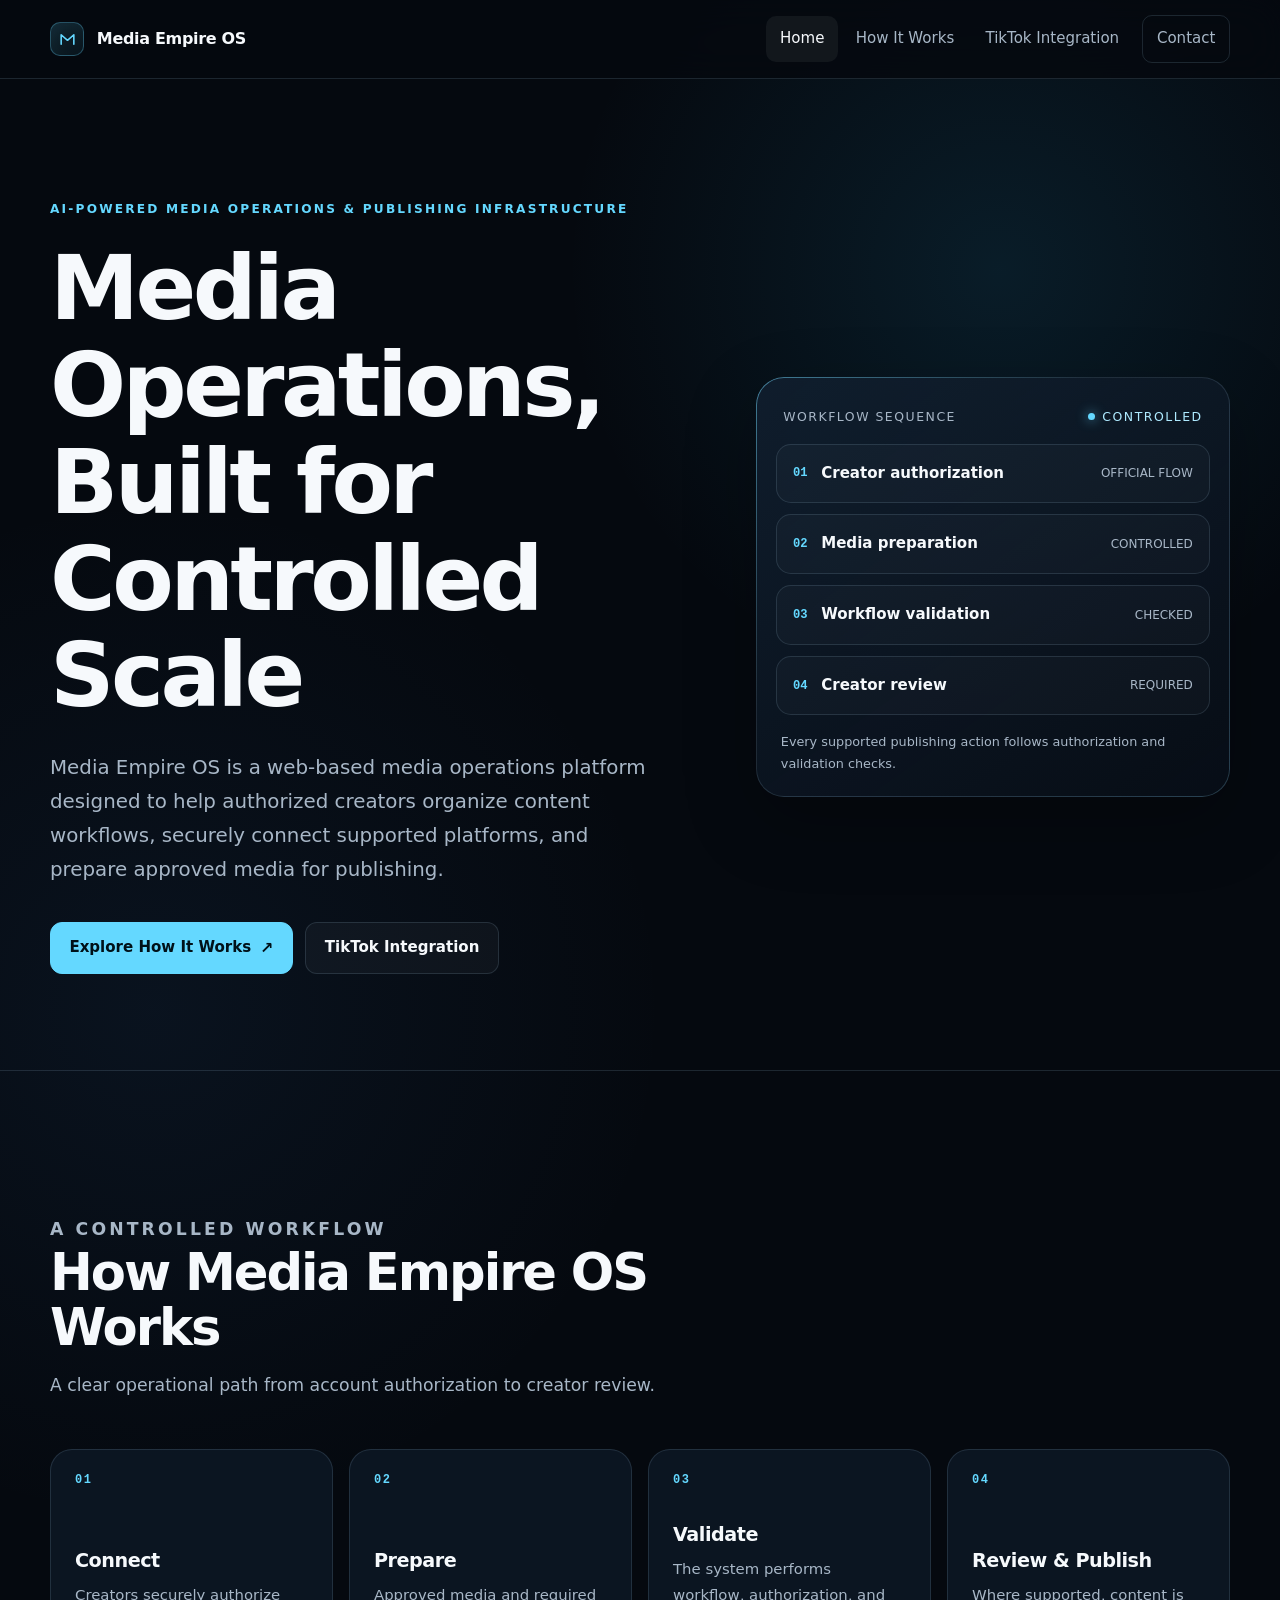
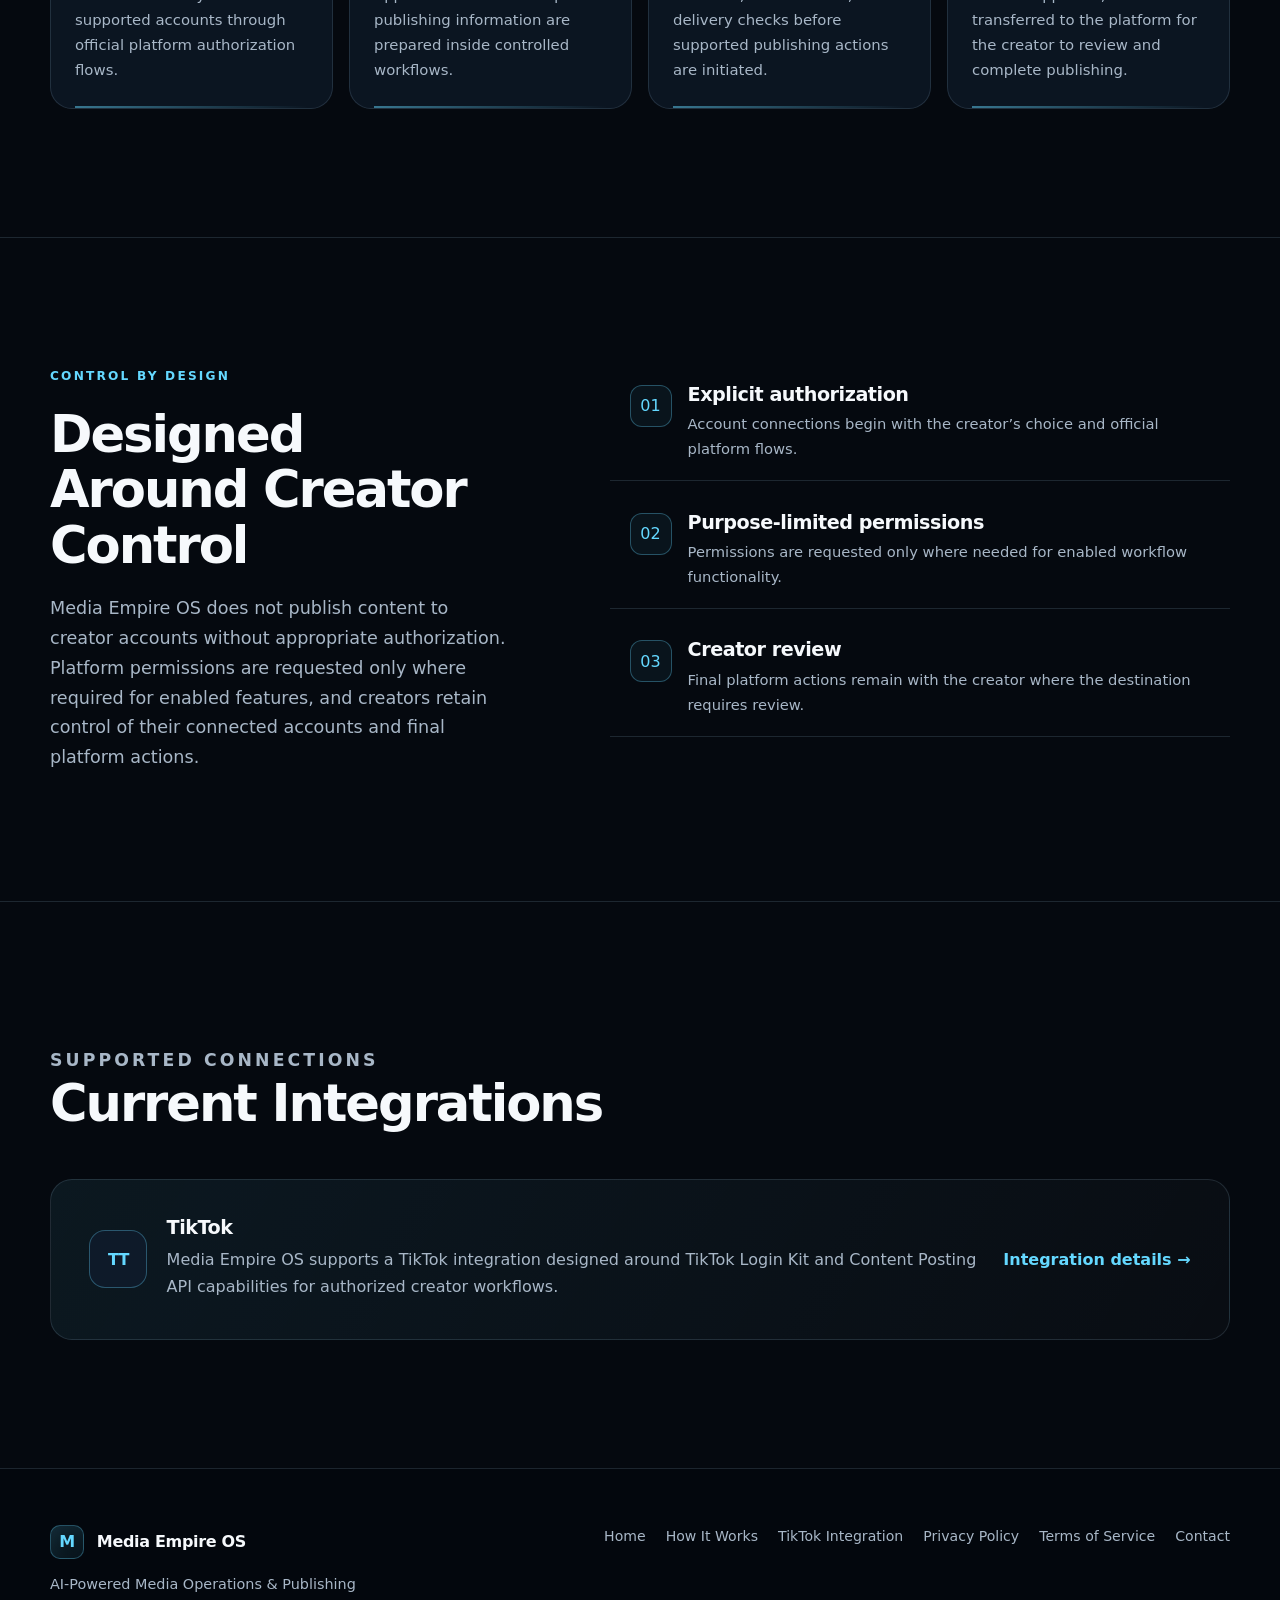
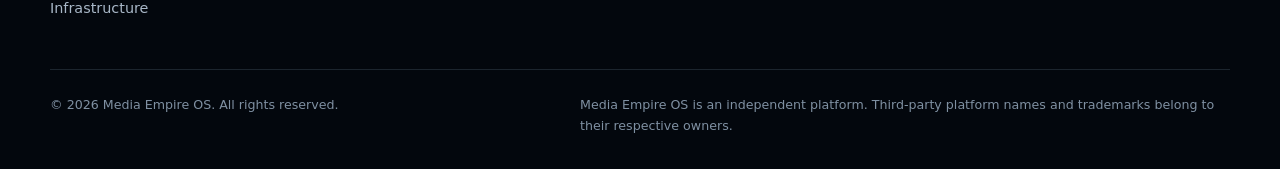
<file: index.html>
<!doctype html>
<html lang="en">
<head>
  <meta charset="utf-8">
  <meta name="viewport" content="width=device-width, initial-scale=1">
  <title>Media Empire OS — Media Operations & Publishing Infrastructure</title>
  <meta name="description" content="Media Empire OS helps authorized creators organize media workflows, connect supported platforms securely, and prepare creator-approved content for publishing.">
  <meta name="theme-color" content="#05090f">
  <link rel="icon" type="image/svg+xml" href="data:image/svg+xml,%3Csvg xmlns='http://www.w3.org/2000/svg' viewBox='0 0 64 64'%3E%3Crect width='64' height='64' rx='15' fill='%2305090f'/%3E%3Cpath d='M18 43V21l14 13 14-13v22' fill='none' stroke='%2364d8ff' stroke-width='5' stroke-linecap='round' stroke-linejoin='round'/%3E%3C/svg%3E">
  <link rel="stylesheet" href="/assets/styles.css">
  <script defer src="/assets/site.js"></script>
</head>
<body>
  <a class="skip-link" href="#main">Skip to content</a>
  <header class="site-header">
    <div class="shell nav-wrap">
      <a class="brand" href="/" aria-label="Media Empire OS home"><span class="brand-mark" aria-hidden="true"><svg viewBox="0 0 24 24" fill="none"><path d="M4 18V6l8 7 8-7v12" stroke="currentColor" stroke-width="2" stroke-linecap="round" stroke-linejoin="round"/></svg></span><span>Media Empire OS</span></a>
      <button class="menu-toggle" type="button" aria-expanded="false" aria-controls="primary-nav" aria-label="Toggle navigation"><span aria-hidden="true">☰</span></button>
      <nav class="nav-links" id="primary-nav" aria-label="Primary navigation">
        <a href="/" aria-current="page">Home</a><a href="/about/">How It Works</a><a href="/tiktok-integration/">TikTok Integration</a><a class="nav-contact" href="/contact/">Contact</a>
      </nav>
    </div>
  </header>
  <main id="main">
    <section class="hero">
      <div class="shell hero-grid">
        <div>
          <p class="eyebrow">AI-Powered Media Operations &amp; Publishing Infrastructure</p>
          <h1>Media Operations, Built for Controlled Scale</h1>
          <p class="lede">Media Empire OS is a web-based media operations platform designed to help authorized creators organize content workflows, securely connect supported platforms, and prepare approved media for publishing.</p>
          <div class="actions"><a class="button button-primary" href="/about/">Explore How It Works <span class="arrow" aria-hidden="true">↗</span></a><a class="button button-secondary" href="/tiktok-integration/">TikTok Integration</a></div>
        </div>
        <div class="system-panel" aria-label="Controlled media workflow overview">
          <div class="panel-top"><span>Workflow sequence</span><span class="signal"><span class="signal-dot"></span> Controlled</span></div>
          <div class="flow-list">
            <div class="flow-item"><span class="flow-number">01</span><span class="flow-label">Creator authorization</span><span class="flow-meta">OFFICIAL FLOW</span></div>
            <div class="flow-item"><span class="flow-number">02</span><span class="flow-label">Media preparation</span><span class="flow-meta">CONTROLLED</span></div>
            <div class="flow-item"><span class="flow-number">03</span><span class="flow-label">Workflow validation</span><span class="flow-meta">CHECKED</span></div>
            <div class="flow-item"><span class="flow-number">04</span><span class="flow-label">Creator review</span><span class="flow-meta">REQUIRED</span></div>
          </div>
          <p class="panel-note">Every supported publishing action follows authorization and validation checks.</p>
        </div>
      </div>
    </section>
    <section class="section section-rule" id="how-it-works">
      <div class="shell">
        <div class="section-head reveal"><p class="eyebrow">A controlled workflow</p><h2>How Media Empire OS Works</h2><p>A clear operational path from account authorization to creator review.</p></div>
        <div class="step-grid">
          <article class="step-card reveal"><h3>Connect</h3><p>Creators securely authorize supported accounts through official platform authorization flows.</p></article>
          <article class="step-card reveal"><h3>Prepare</h3><p>Approved media and required publishing information are prepared inside controlled workflows.</p></article>
          <article class="step-card reveal"><h3>Validate</h3><p>The system performs workflow, authorization, and delivery checks before supported publishing actions are initiated.</p></article>
          <article class="step-card reveal"><h3>Review &amp; Publish</h3><p>Where supported, content is transferred to the platform for the creator to review and complete publishing.</p></article>
        </div>
      </div>
    </section>
    <section class="section section-rule">
      <div class="shell split-feature">
        <div class="reveal"><p class="eyebrow">Control by design</p><h2>Designed Around Creator Control</h2><p class="feature-copy">Media Empire OS does not publish content to creator accounts without appropriate authorization. Platform permissions are requested only where required for enabled features, and creators retain control of their connected accounts and final platform actions.</p></div>
        <div class="control-list reveal">
          <div class="control-row"><span class="control-icon" aria-hidden="true">01</span><div><h3>Explicit authorization</h3><p>Account connections begin with the creator’s choice and official platform flows.</p></div></div>
          <div class="control-row"><span class="control-icon" aria-hidden="true">02</span><div><h3>Purpose-limited permissions</h3><p>Permissions are requested only where needed for enabled workflow functionality.</p></div></div>
          <div class="control-row"><span class="control-icon" aria-hidden="true">03</span><div><h3>Creator review</h3><p>Final platform actions remain with the creator where the destination requires review.</p></div></div>
        </div>
      </div>
    </section>
    <section class="section section-rule">
      <div class="shell">
        <div class="section-head reveal"><p class="eyebrow">Supported connections</p><h2>Current Integrations</h2></div>
        <article class="integration-card reveal"><div class="integration-glyph" aria-hidden="true">TT</div><div><h3>TikTok</h3><p>Media Empire OS supports a TikTok integration designed around TikTok Login Kit and Content Posting API capabilities for authorized creator workflows.</p></div><a class="text-link" href="/tiktok-integration/">Integration details →</a></article>
      </div>
    </section>
  </main>
  <footer class="site-footer">
    <div class="shell"><div class="footer-top"><div><a class="brand" href="/"><span class="brand-mark" aria-hidden="true">M</span><span>Media Empire OS</span></a><p class="footer-tagline">AI-Powered Media Operations &amp; Publishing Infrastructure</p></div><nav class="footer-links" aria-label="Footer navigation"><a href="/">Home</a><a href="/about/">How It Works</a><a href="/tiktok-integration/">TikTok Integration</a><a href="/privacy-policy/">Privacy Policy</a><a href="/terms-of-service/">Terms of Service</a><a href="/contact/">Contact</a></nav></div><div class="footer-bottom"><p>© 2026 Media Empire OS. All rights reserved.</p><p>Media Empire OS is an independent platform. Third-party platform names and trademarks belong to their respective owners.</p></div></div>
  </footer>
</body>
</html>
</file>
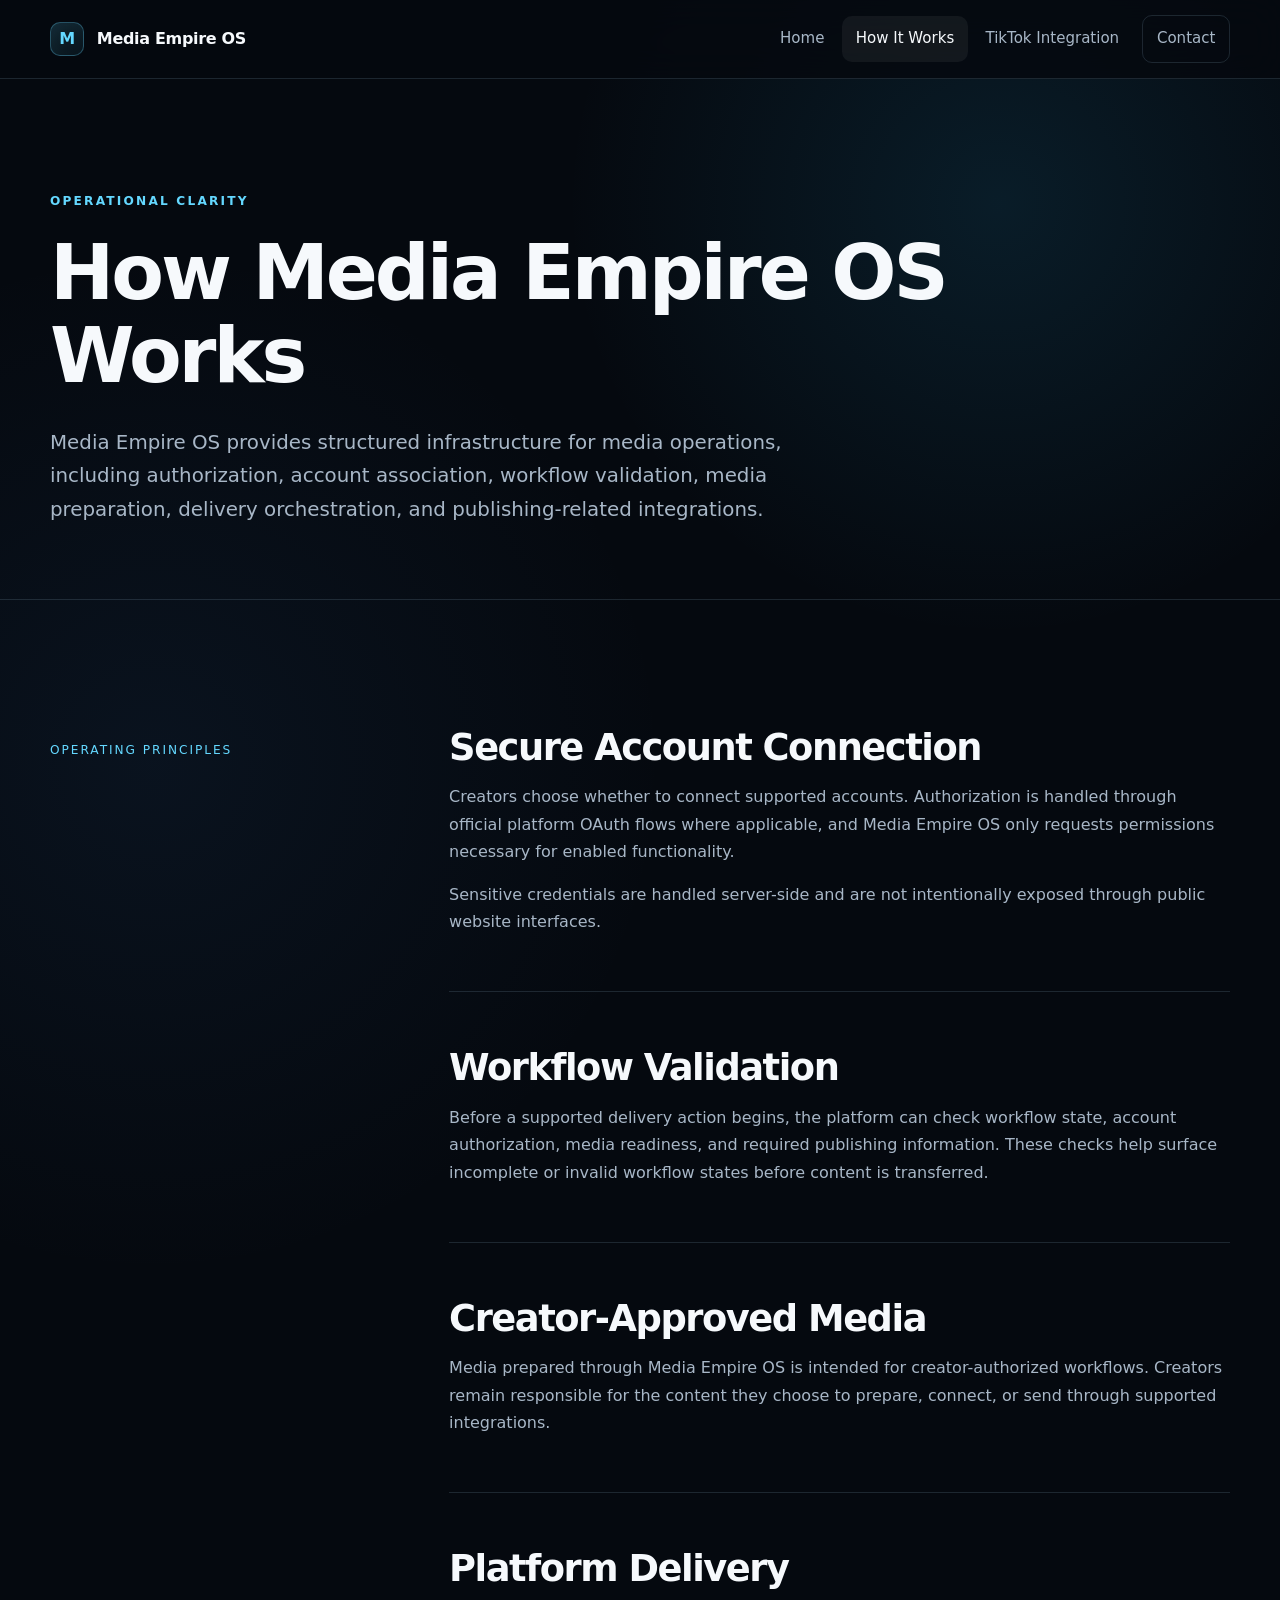
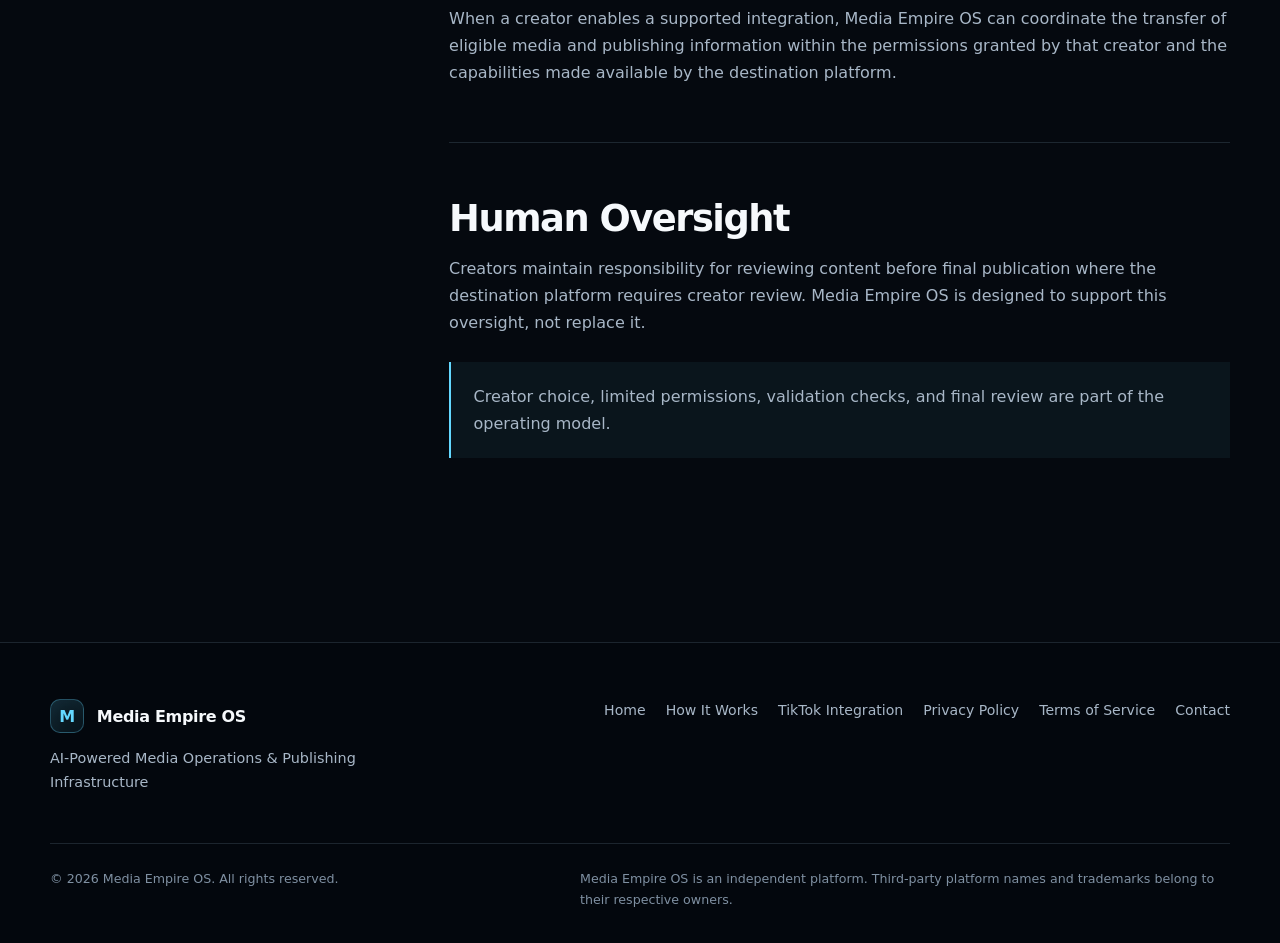
<file: about/index.html>
<!doctype html><html lang="en"><head><meta charset="utf-8"><meta name="viewport" content="width=device-width, initial-scale=1"><title>How It Works — Media Empire OS</title><meta name="description" content="Learn how Media Empire OS supports account authorization, workflow validation, media preparation, and creator-controlled platform delivery."><meta name="theme-color" content="#05090f"><link rel="icon" type="image/svg+xml" href="data:image/svg+xml,%3Csvg xmlns='http://www.w3.org/2000/svg' viewBox='0 0 64 64'%3E%3Crect width='64' height='64' rx='15' fill='%2305090f'/%3E%3Cpath d='M18 43V21l14 13 14-13v22' fill='none' stroke='%2364d8ff' stroke-width='5' stroke-linecap='round' stroke-linejoin='round'/%3E%3C/svg%3E"><link rel="stylesheet" href="/assets/styles.css"><script defer src="/assets/site.js"></script></head>
<body><a class="skip-link" href="#main">Skip to content</a><header class="site-header"><div class="shell nav-wrap"><a class="brand" href="/" aria-label="Media Empire OS home"><span class="brand-mark" aria-hidden="true">M</span><span>Media Empire OS</span></a><button class="menu-toggle" type="button" aria-expanded="false" aria-controls="primary-nav" aria-label="Toggle navigation"><span aria-hidden="true">☰</span></button><nav class="nav-links" id="primary-nav" aria-label="Primary navigation"><a href="/">Home</a><a href="/about/" aria-current="page">How It Works</a><a href="/tiktok-integration/">TikTok Integration</a><a class="nav-contact" href="/contact/">Contact</a></nav></div></header>
<main id="main"><section class="page-hero"><div class="shell"><p class="eyebrow">Operational clarity</p><h1>How Media Empire OS Works</h1><p class="lede">Media Empire OS provides structured infrastructure for media operations, including authorization, account association, workflow validation, media preparation, delivery orchestration, and publishing-related integrations.</p></div></section>
<section class="section"><div class="shell content-grid"><aside><p class="side-label">Operating principles</p></aside><div class="prose">
<section class="reveal"><h2>Secure Account Connection</h2><p>Creators choose whether to connect supported accounts. Authorization is handled through official platform OAuth flows where applicable, and Media Empire OS only requests permissions necessary for enabled functionality.</p><p>Sensitive credentials are handled server-side and are not intentionally exposed through public website interfaces.</p></section>
<section class="reveal"><h2>Workflow Validation</h2><p>Before a supported delivery action begins, the platform can check workflow state, account authorization, media readiness, and required publishing information. These checks help surface incomplete or invalid workflow states before content is transferred.</p></section>
<section class="reveal"><h2>Creator-Approved Media</h2><p>Media prepared through Media Empire OS is intended for creator-authorized workflows. Creators remain responsible for the content they choose to prepare, connect, or send through supported integrations.</p></section>
<section class="reveal"><h2>Platform Delivery</h2><p>When a creator enables a supported integration, Media Empire OS can coordinate the transfer of eligible media and publishing information within the permissions granted by that creator and the capabilities made available by the destination platform.</p></section>
<section class="reveal"><h2>Human Oversight</h2><p>Creators maintain responsibility for reviewing content before final publication where the destination platform requires creator review. Media Empire OS is designed to support this oversight, not replace it.</p><div class="callout">Creator choice, limited permissions, validation checks, and final review are part of the operating model.</div></section>
</div></div></section></main>
<footer class="site-footer"><div class="shell"><div class="footer-top"><div><a class="brand" href="/"><span class="brand-mark" aria-hidden="true">M</span><span>Media Empire OS</span></a><p class="footer-tagline">AI-Powered Media Operations &amp; Publishing Infrastructure</p></div><nav class="footer-links" aria-label="Footer navigation"><a href="/">Home</a><a href="/about/">How It Works</a><a href="/tiktok-integration/">TikTok Integration</a><a href="/privacy-policy/">Privacy Policy</a><a href="/terms-of-service/">Terms of Service</a><a href="/contact/">Contact</a></nav></div><div class="footer-bottom"><p>© 2026 Media Empire OS. All rights reserved.</p><p>Media Empire OS is an independent platform. Third-party platform names and trademarks belong to their respective owners.</p></div></div></footer></body></html>
</file>
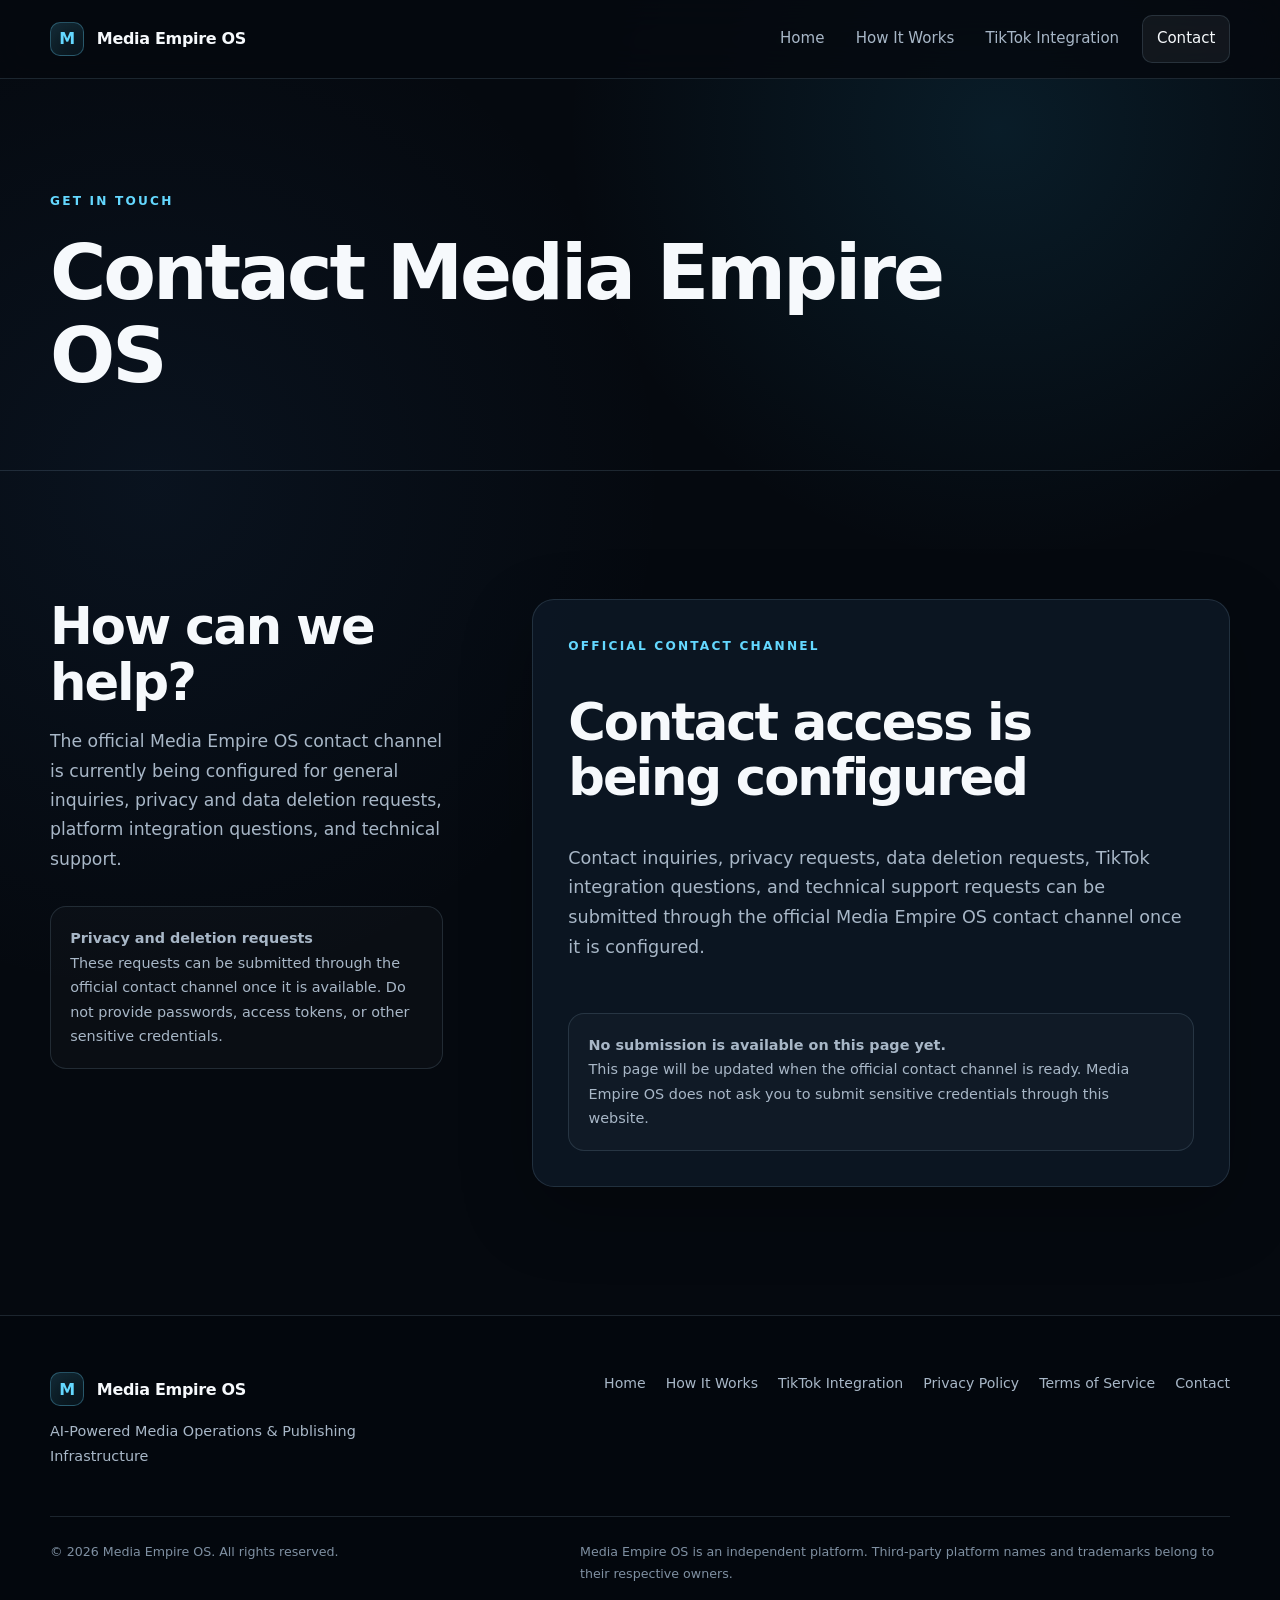
<file: contact/index.html>
<!doctype html><html lang="en"><head><meta charset="utf-8"><meta name="viewport" content="width=device-width, initial-scale=1"><title>Contact — Media Empire OS</title><meta name="description" content="Contact Media Empire OS about privacy, data deletion, TikTok integration, technical support, or general questions."><meta name="theme-color" content="#05090f"><link rel="icon" type="image/svg+xml" href="data:image/svg+xml,%3Csvg xmlns='http://www.w3.org/2000/svg' viewBox='0 0 64 64'%3E%3Crect width='64' height='64' rx='15' fill='%2305090f'/%3E%3Cpath d='M18 43V21l14 13 14-13v22' fill='none' stroke='%2364d8ff' stroke-width='5' stroke-linecap='round' stroke-linejoin='round'/%3E%3C/svg%3E"><link rel="stylesheet" href="/assets/styles.css"><script defer src="/assets/site.js"></script></head>
<body><a class="skip-link" href="#main">Skip to content</a><header class="site-header"><div class="shell nav-wrap"><a class="brand" href="/" aria-label="Media Empire OS home"><span class="brand-mark" aria-hidden="true">M</span><span>Media Empire OS</span></a><button class="menu-toggle" type="button" aria-expanded="false" aria-controls="primary-nav" aria-label="Toggle navigation"><span aria-hidden="true">☰</span></button><nav class="nav-links" id="primary-nav" aria-label="Primary navigation"><a href="/">Home</a><a href="/about/">How It Works</a><a href="/tiktok-integration/">TikTok Integration</a><a class="nav-contact" href="/contact/" aria-current="page">Contact</a></nav></div></header>
<main id="main"><section class="page-hero"><div class="shell"><p class="eyebrow">Get in touch</p><h1>Contact Media Empire OS</h1></div></section>
<section class="section"><div class="shell contact-grid"><div class="contact-copy"><h2>How can we help?</h2><p>The official Media Empire OS contact channel is currently being configured for general inquiries, privacy and data deletion requests, platform integration questions, and technical support.</p><div class="contact-note"><strong>Privacy and deletion requests</strong><br>These requests can be submitted through the official contact channel once it is available. Do not provide passwords, access tokens, or other sensitive credentials.</div></div>
<div class="contact-form" aria-labelledby="contact-channel-title"><p class="eyebrow">Official contact channel</p><h2 id="contact-channel-title">Contact access is being configured</h2><p class="feature-copy">Contact inquiries, privacy requests, data deletion requests, TikTok integration questions, and technical support requests can be submitted through the official Media Empire OS contact channel once it is configured.</p><div class="contact-note"><strong>No submission is available on this page yet.</strong><br>This page will be updated when the official contact channel is ready. Media Empire OS does not ask you to submit sensitive credentials through this website.</div></div></div></section></main>
<footer class="site-footer"><div class="shell"><div class="footer-top"><div><a class="brand" href="/"><span class="brand-mark" aria-hidden="true">M</span><span>Media Empire OS</span></a><p class="footer-tagline">AI-Powered Media Operations &amp; Publishing Infrastructure</p></div><nav class="footer-links" aria-label="Footer navigation"><a href="/">Home</a><a href="/about/">How It Works</a><a href="/tiktok-integration/">TikTok Integration</a><a href="/privacy-policy/">Privacy Policy</a><a href="/terms-of-service/">Terms of Service</a><a href="/contact/">Contact</a></nav></div><div class="footer-bottom"><p>© 2026 Media Empire OS. All rights reserved.</p><p>Media Empire OS is an independent platform. Third-party platform names and trademarks belong to their respective owners.</p></div></div></footer></body></html>
</file>
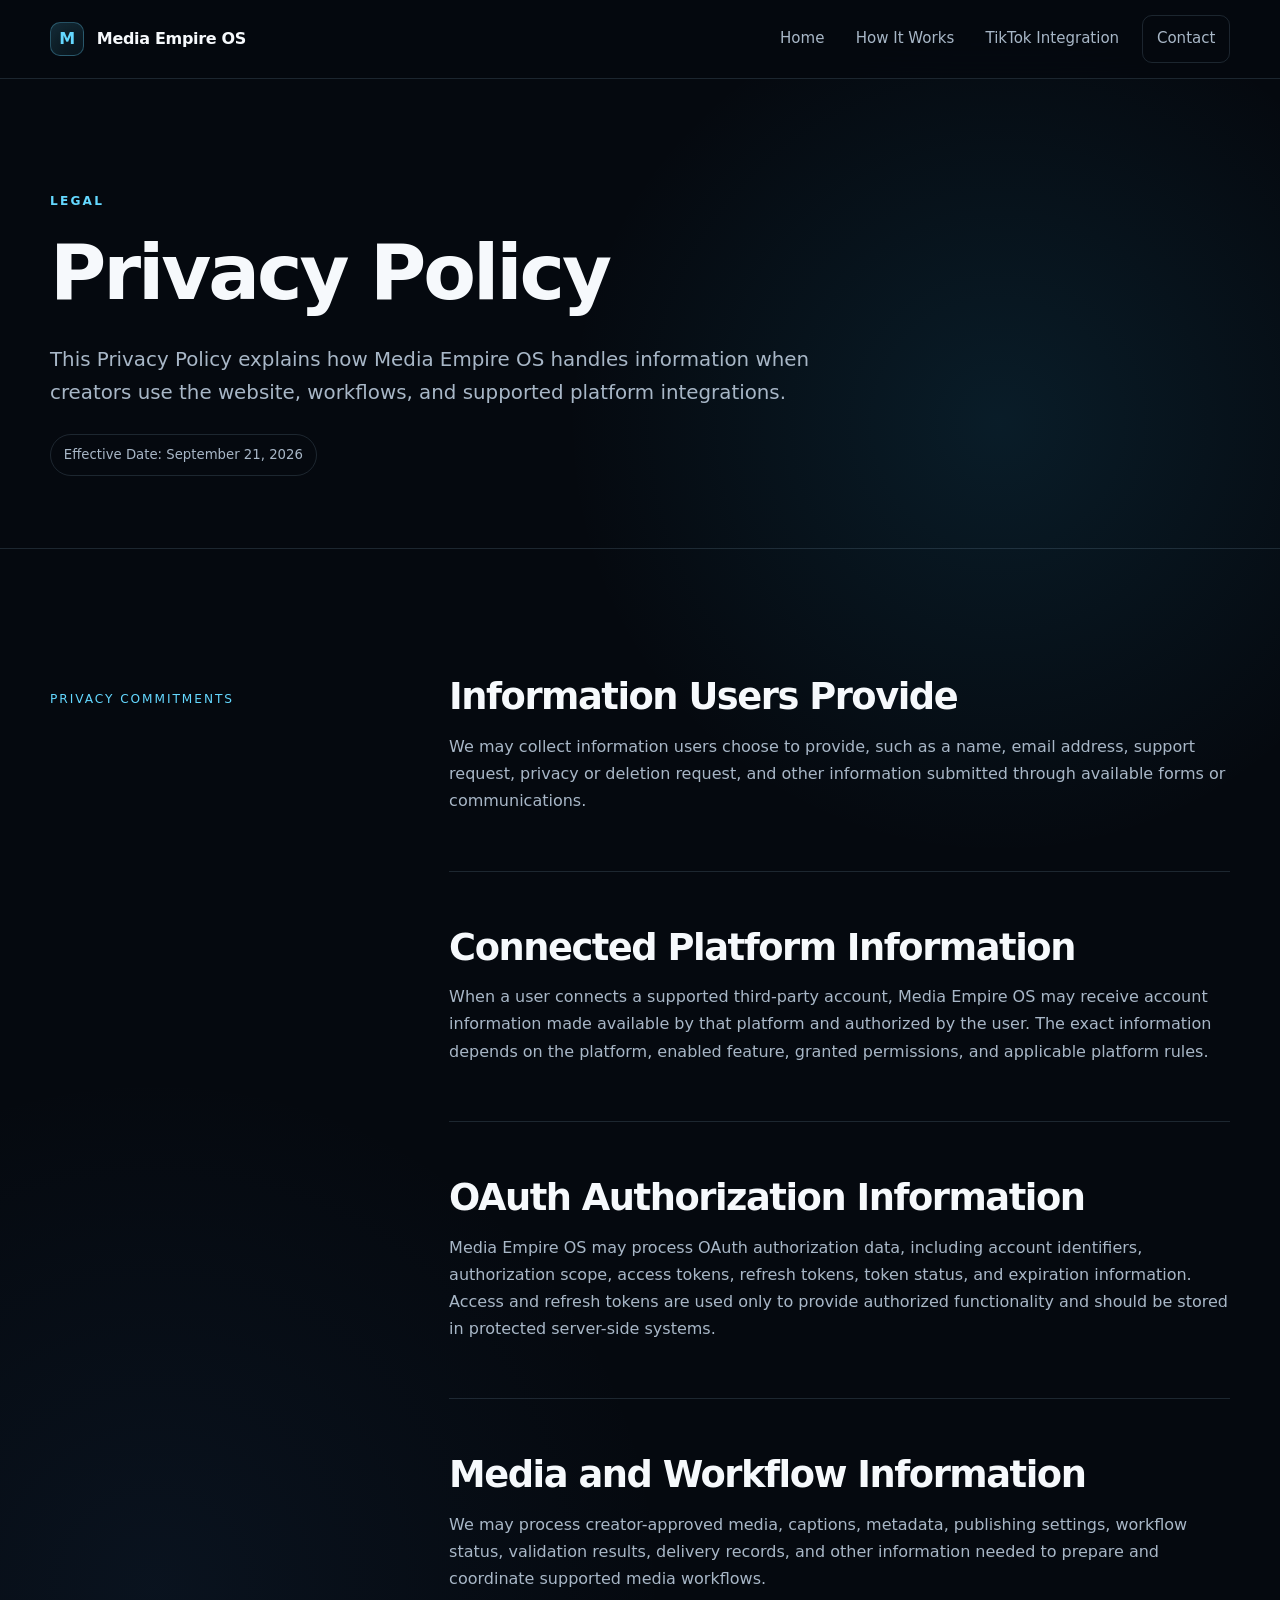
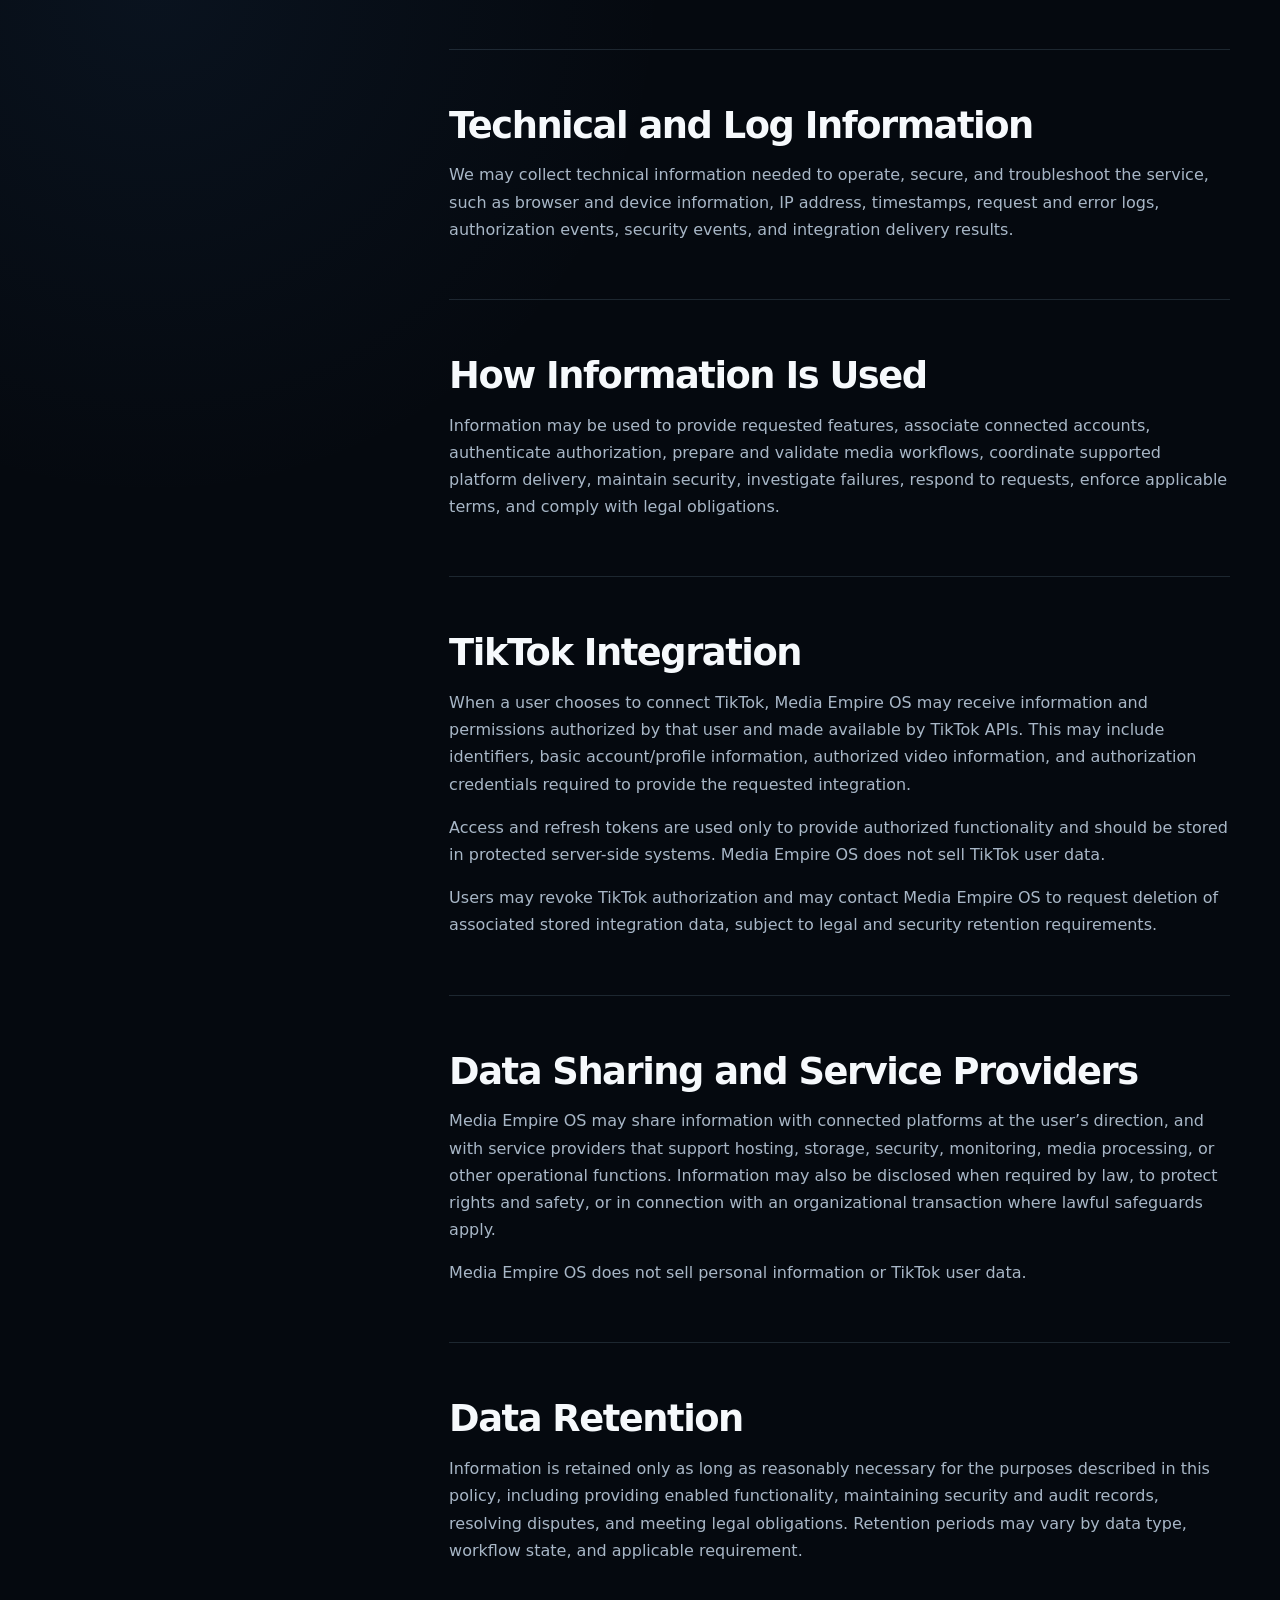
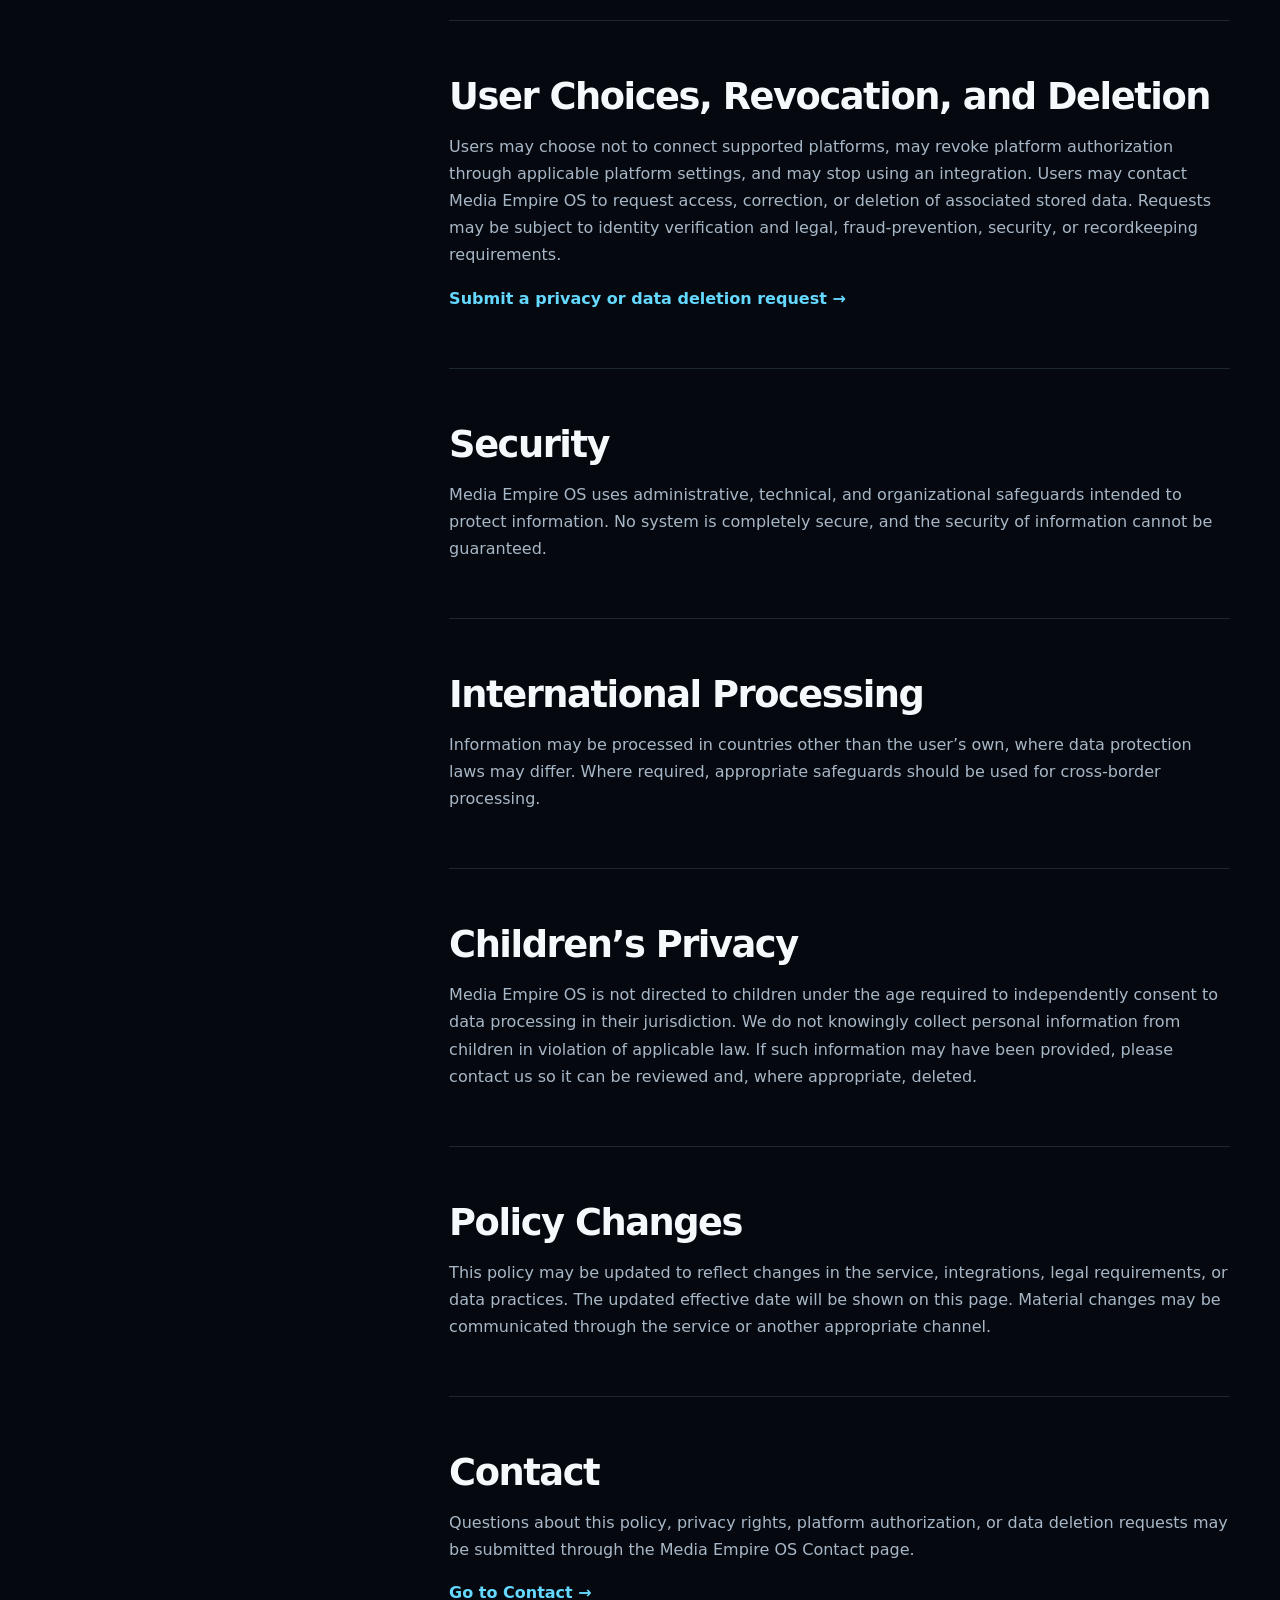
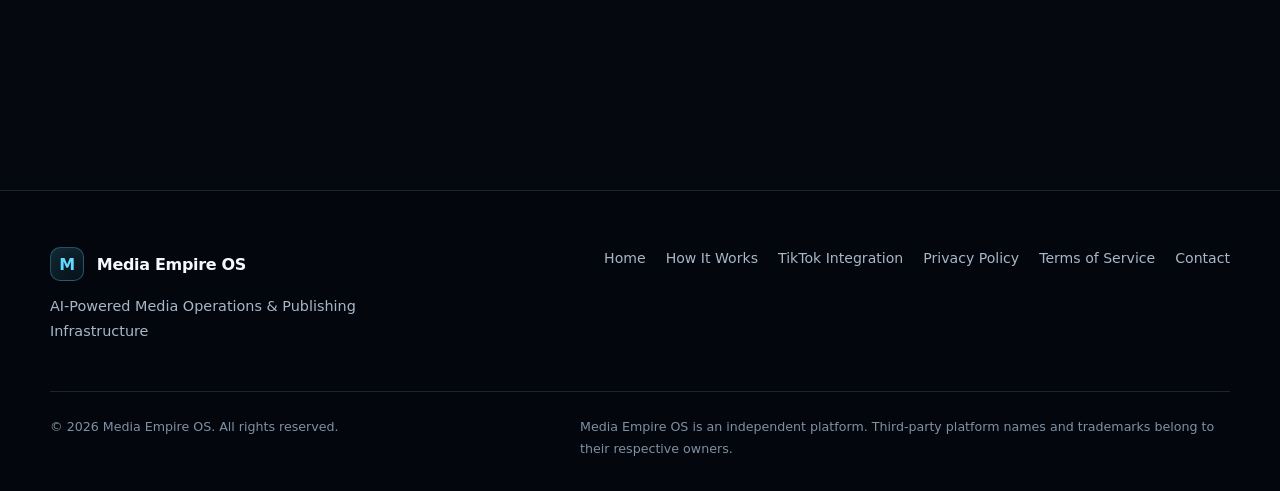
<file: privacy-policy/index.html>
<!doctype html><html lang="en"><head><meta charset="utf-8"><meta name="viewport" content="width=device-width, initial-scale=1"><title>Privacy Policy — Media Empire OS</title><meta name="description" content="Media Empire OS privacy policy, including information about connected platforms, TikTok authorization, data retention, and user choices."><meta name="theme-color" content="#05090f"><link rel="icon" type="image/svg+xml" href="data:image/svg+xml,%3Csvg xmlns='http://www.w3.org/2000/svg' viewBox='0 0 64 64'%3E%3Crect width='64' height='64' rx='15' fill='%2305090f'/%3E%3Cpath d='M18 43V21l14 13 14-13v22' fill='none' stroke='%2364d8ff' stroke-width='5' stroke-linecap='round' stroke-linejoin='round'/%3E%3C/svg%3E"><link rel="stylesheet" href="/assets/styles.css"><script defer src="/assets/site.js"></script></head>
<body><a class="skip-link" href="#main">Skip to content</a><header class="site-header"><div class="shell nav-wrap"><a class="brand" href="/" aria-label="Media Empire OS home"><span class="brand-mark" aria-hidden="true">M</span><span>Media Empire OS</span></a><button class="menu-toggle" type="button" aria-expanded="false" aria-controls="primary-nav" aria-label="Toggle navigation"><span aria-hidden="true">☰</span></button><nav class="nav-links" id="primary-nav" aria-label="Primary navigation"><a href="/">Home</a><a href="/about/">How It Works</a><a href="/tiktok-integration/">TikTok Integration</a><a class="nav-contact" href="/contact/">Contact</a></nav></div></header>
<main id="main"><section class="page-hero"><div class="shell"><p class="eyebrow">Legal</p><h1>Privacy Policy</h1><p class="lede">This Privacy Policy explains how Media Empire OS handles information when creators use the website, workflows, and supported platform integrations.</p><span class="effective-date">Effective Date: September 21, 2026</span></div></section>
<section class="section"><div class="shell content-grid"><aside><p class="side-label">Privacy commitments</p></aside><div class="prose">
<section><h2>Information Users Provide</h2><p>We may collect information users choose to provide, such as a name, email address, support request, privacy or deletion request, and other information submitted through available forms or communications.</p></section>
<section><h2>Connected Platform Information</h2><p>When a user connects a supported third-party account, Media Empire OS may receive account information made available by that platform and authorized by the user. The exact information depends on the platform, enabled feature, granted permissions, and applicable platform rules.</p></section>
<section><h2>OAuth Authorization Information</h2><p>Media Empire OS may process OAuth authorization data, including account identifiers, authorization scope, access tokens, refresh tokens, token status, and expiration information. Access and refresh tokens are used only to provide authorized functionality and should be stored in protected server-side systems.</p></section>
<section><h2>Media and Workflow Information</h2><p>We may process creator-approved media, captions, metadata, publishing settings, workflow status, validation results, delivery records, and other information needed to prepare and coordinate supported media workflows.</p></section>
<section><h2>Technical and Log Information</h2><p>We may collect technical information needed to operate, secure, and troubleshoot the service, such as browser and device information, IP address, timestamps, request and error logs, authorization events, security events, and integration delivery results.</p></section>
<section><h2>How Information Is Used</h2><p>Information may be used to provide requested features, associate connected accounts, authenticate authorization, prepare and validate media workflows, coordinate supported platform delivery, maintain security, investigate failures, respond to requests, enforce applicable terms, and comply with legal obligations.</p></section>
<section><h2>TikTok Integration</h2><p>When a user chooses to connect TikTok, Media Empire OS may receive information and permissions authorized by that user and made available by TikTok APIs. This may include identifiers, basic account/profile information, authorized video information, and authorization credentials required to provide the requested integration.</p><p>Access and refresh tokens are used only to provide authorized functionality and should be stored in protected server-side systems. Media Empire OS does not sell TikTok user data.</p><p>Users may revoke TikTok authorization and may contact Media Empire OS to request deletion of associated stored integration data, subject to legal and security retention requirements.</p></section>
<section><h2>Data Sharing and Service Providers</h2><p>Media Empire OS may share information with connected platforms at the user’s direction, and with service providers that support hosting, storage, security, monitoring, media processing, or other operational functions. Information may also be disclosed when required by law, to protect rights and safety, or in connection with an organizational transaction where lawful safeguards apply.</p><p>Media Empire OS does not sell personal information or TikTok user data.</p></section>
<section><h2>Data Retention</h2><p>Information is retained only as long as reasonably necessary for the purposes described in this policy, including providing enabled functionality, maintaining security and audit records, resolving disputes, and meeting legal obligations. Retention periods may vary by data type, workflow state, and applicable requirement.</p></section>
<section><h2>User Choices, Revocation, and Deletion</h2><p>Users may choose not to connect supported platforms, may revoke platform authorization through applicable platform settings, and may stop using an integration. Users may contact Media Empire OS to request access, correction, or deletion of associated stored data. Requests may be subject to identity verification and legal, fraud-prevention, security, or recordkeeping requirements.</p><p><a class="text-link" href="/contact/">Submit a privacy or data deletion request →</a></p></section>
<section><h2>Security</h2><p>Media Empire OS uses administrative, technical, and organizational safeguards intended to protect information. No system is completely secure, and the security of information cannot be guaranteed.</p></section>
<section><h2>International Processing</h2><p>Information may be processed in countries other than the user’s own, where data protection laws may differ. Where required, appropriate safeguards should be used for cross-border processing.</p></section>
<section><h2>Children’s Privacy</h2><p>Media Empire OS is not directed to children under the age required to independently consent to data processing in their jurisdiction. We do not knowingly collect personal information from children in violation of applicable law. If such information may have been provided, please contact us so it can be reviewed and, where appropriate, deleted.</p></section>
<section><h2>Policy Changes</h2><p>This policy may be updated to reflect changes in the service, integrations, legal requirements, or data practices. The updated effective date will be shown on this page. Material changes may be communicated through the service or another appropriate channel.</p></section>
<section><h2>Contact</h2><p>Questions about this policy, privacy rights, platform authorization, or data deletion requests may be submitted through the Media Empire OS Contact page.</p><p><a class="text-link" href="/contact/">Go to Contact →</a></p></section>
</div></div></section></main>
<footer class="site-footer"><div class="shell"><div class="footer-top"><div><a class="brand" href="/"><span class="brand-mark" aria-hidden="true">M</span><span>Media Empire OS</span></a><p class="footer-tagline">AI-Powered Media Operations &amp; Publishing Infrastructure</p></div><nav class="footer-links" aria-label="Footer navigation"><a href="/">Home</a><a href="/about/">How It Works</a><a href="/tiktok-integration/">TikTok Integration</a><a href="/privacy-policy/">Privacy Policy</a><a href="/terms-of-service/">Terms of Service</a><a href="/contact/">Contact</a></nav></div><div class="footer-bottom"><p>© 2026 Media Empire OS. All rights reserved.</p><p>Media Empire OS is an independent platform. Third-party platform names and trademarks belong to their respective owners.</p></div></div></footer></body></html>
</file>
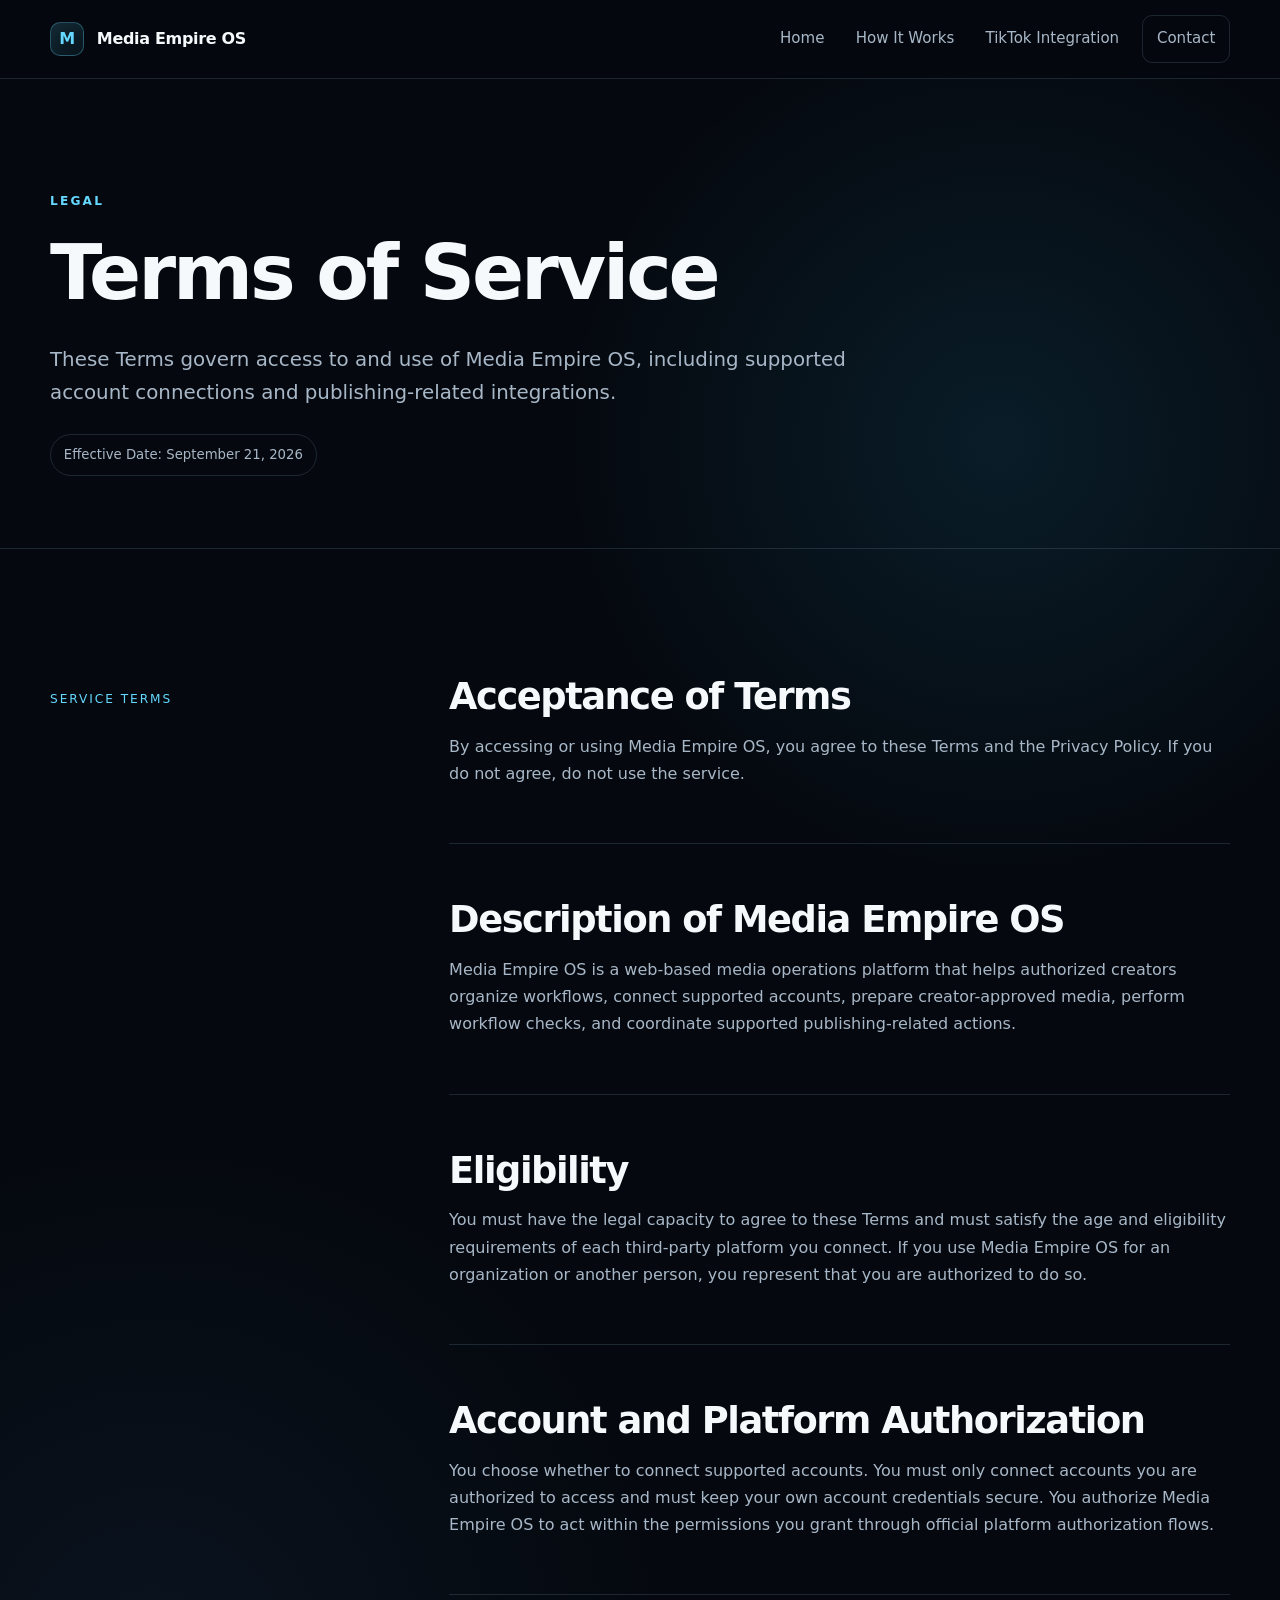
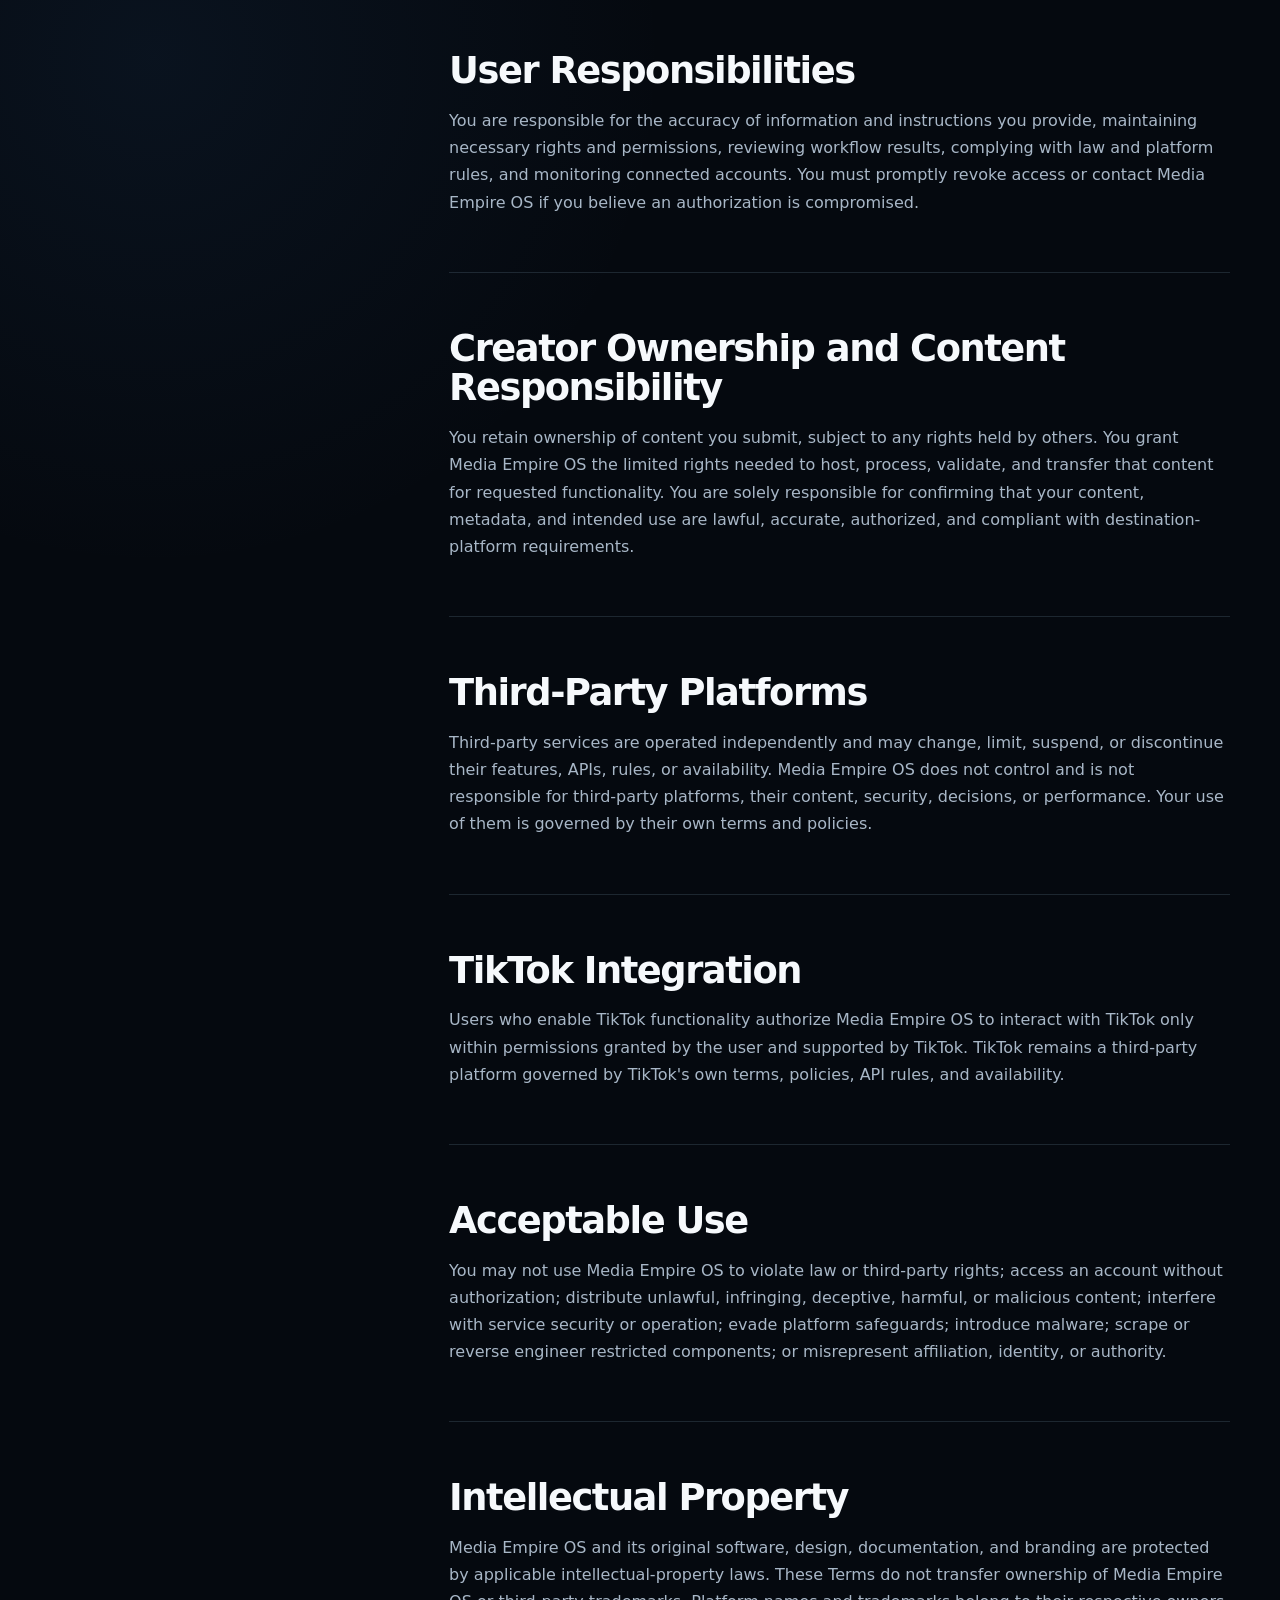
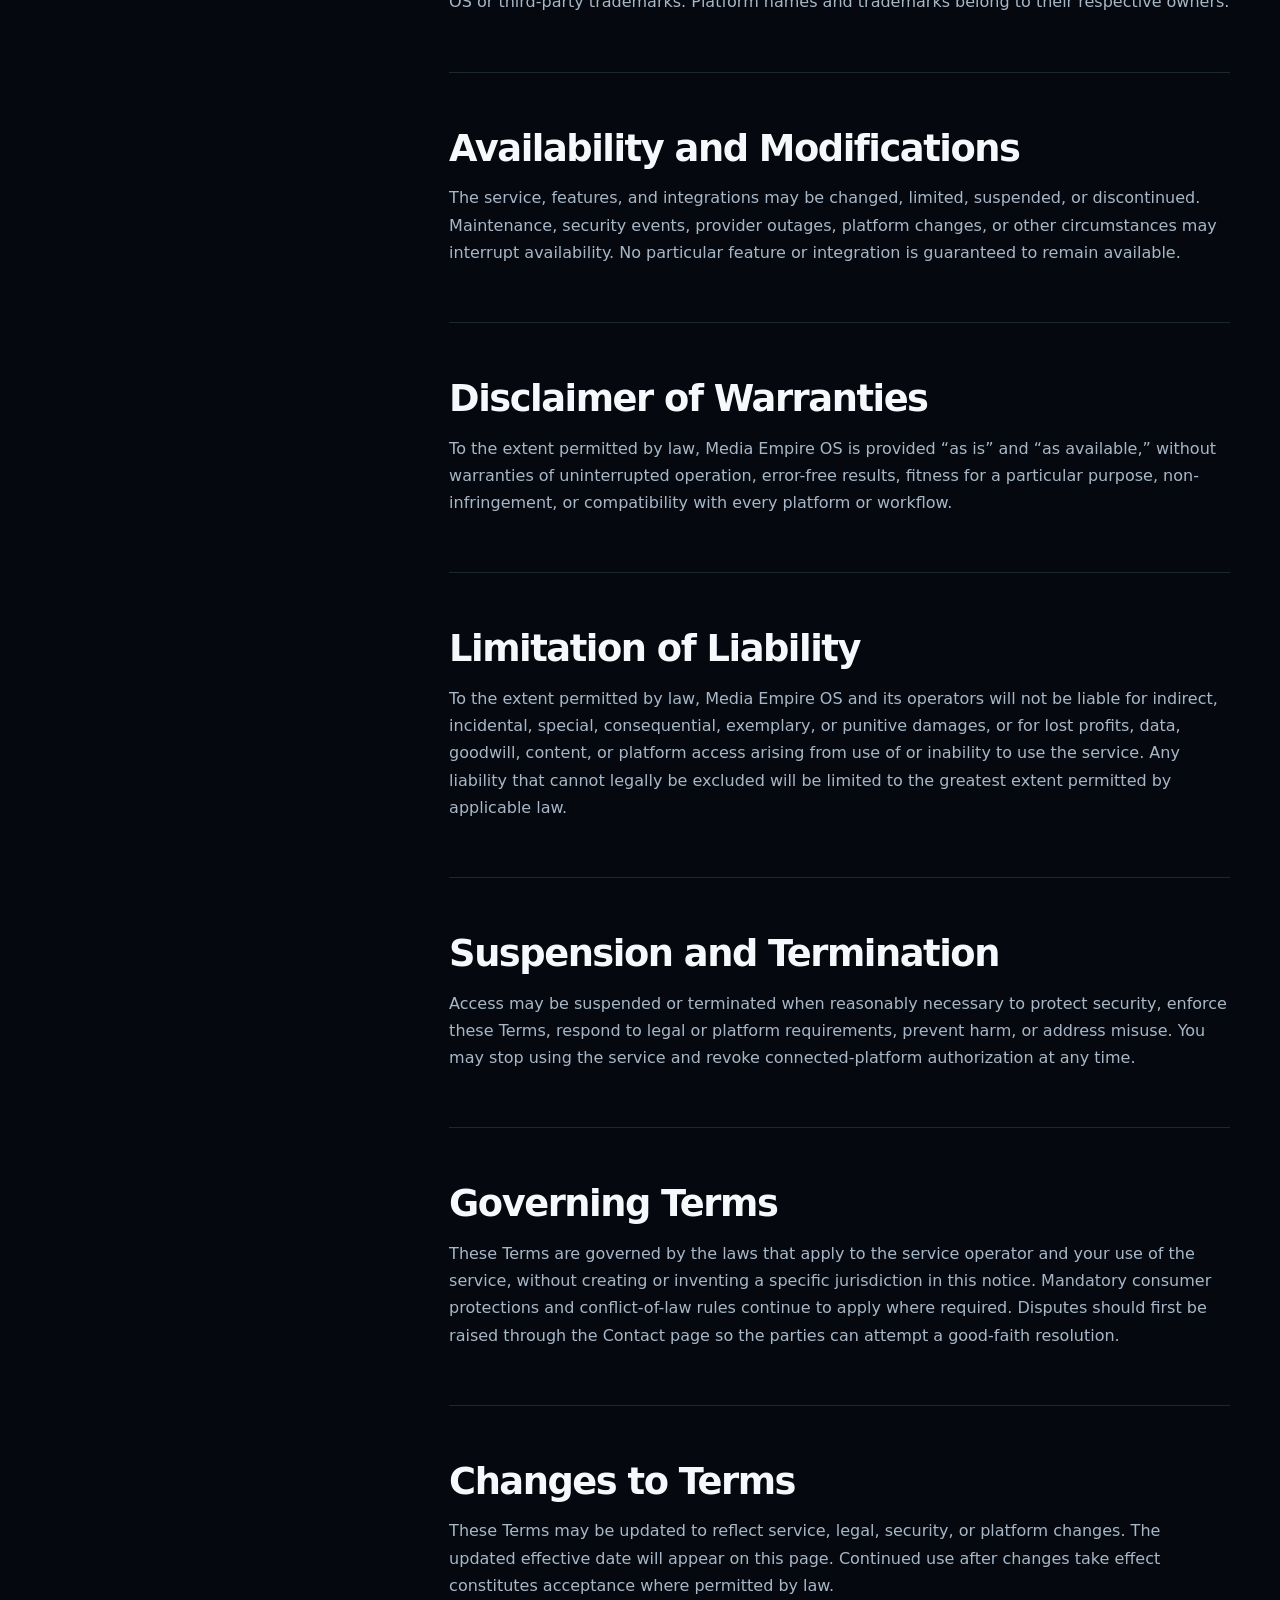
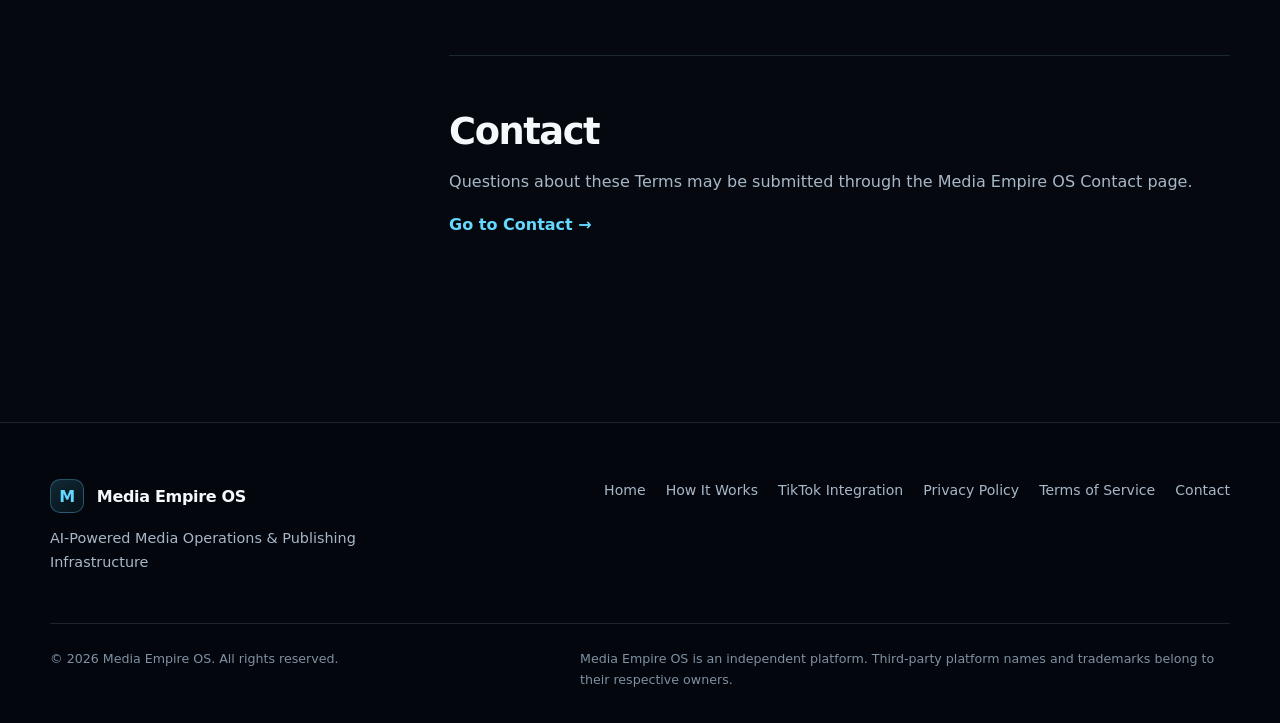
<file: terms-of-service/index.html>
<!doctype html><html lang="en"><head><meta charset="utf-8"><meta name="viewport" content="width=device-width, initial-scale=1"><title>Terms of Service — Media Empire OS</title><meta name="description" content="Terms governing use of Media Empire OS and its supported creator-authorized platform integrations."><meta name="theme-color" content="#05090f"><link rel="icon" type="image/svg+xml" href="data:image/svg+xml,%3Csvg xmlns='http://www.w3.org/2000/svg' viewBox='0 0 64 64'%3E%3Crect width='64' height='64' rx='15' fill='%2305090f'/%3E%3Cpath d='M18 43V21l14 13 14-13v22' fill='none' stroke='%2364d8ff' stroke-width='5' stroke-linecap='round' stroke-linejoin='round'/%3E%3C/svg%3E"><link rel="stylesheet" href="/assets/styles.css"><script defer src="/assets/site.js"></script></head>
<body><a class="skip-link" href="#main">Skip to content</a><header class="site-header"><div class="shell nav-wrap"><a class="brand" href="/" aria-label="Media Empire OS home"><span class="brand-mark" aria-hidden="true">M</span><span>Media Empire OS</span></a><button class="menu-toggle" type="button" aria-expanded="false" aria-controls="primary-nav" aria-label="Toggle navigation"><span aria-hidden="true">☰</span></button><nav class="nav-links" id="primary-nav" aria-label="Primary navigation"><a href="/">Home</a><a href="/about/">How It Works</a><a href="/tiktok-integration/">TikTok Integration</a><a class="nav-contact" href="/contact/">Contact</a></nav></div></header>
<main id="main"><section class="page-hero"><div class="shell"><p class="eyebrow">Legal</p><h1>Terms of Service</h1><p class="lede">These Terms govern access to and use of Media Empire OS, including supported account connections and publishing-related integrations.</p><span class="effective-date">Effective Date: September 21, 2026</span></div></section>
<section class="section"><div class="shell content-grid"><aside><p class="side-label">Service terms</p></aside><div class="prose">
<section><h2>Acceptance of Terms</h2><p>By accessing or using Media Empire OS, you agree to these Terms and the Privacy Policy. If you do not agree, do not use the service.</p></section>
<section><h2>Description of Media Empire OS</h2><p>Media Empire OS is a web-based media operations platform that helps authorized creators organize workflows, connect supported accounts, prepare creator-approved media, perform workflow checks, and coordinate supported publishing-related actions.</p></section>
<section><h2>Eligibility</h2><p>You must have the legal capacity to agree to these Terms and must satisfy the age and eligibility requirements of each third-party platform you connect. If you use Media Empire OS for an organization or another person, you represent that you are authorized to do so.</p></section>
<section><h2>Account and Platform Authorization</h2><p>You choose whether to connect supported accounts. You must only connect accounts you are authorized to access and must keep your own account credentials secure. You authorize Media Empire OS to act within the permissions you grant through official platform authorization flows.</p></section>
<section><h2>User Responsibilities</h2><p>You are responsible for the accuracy of information and instructions you provide, maintaining necessary rights and permissions, reviewing workflow results, complying with law and platform rules, and monitoring connected accounts. You must promptly revoke access or contact Media Empire OS if you believe an authorization is compromised.</p></section>
<section><h2>Creator Ownership and Content Responsibility</h2><p>You retain ownership of content you submit, subject to any rights held by others. You grant Media Empire OS the limited rights needed to host, process, validate, and transfer that content for requested functionality. You are solely responsible for confirming that your content, metadata, and intended use are lawful, accurate, authorized, and compliant with destination-platform requirements.</p></section>
<section><h2>Third-Party Platforms</h2><p>Third-party services are operated independently and may change, limit, suspend, or discontinue their features, APIs, rules, or availability. Media Empire OS does not control and is not responsible for third-party platforms, their content, security, decisions, or performance. Your use of them is governed by their own terms and policies.</p></section>
<section><h2>TikTok Integration</h2><p>Users who enable TikTok functionality authorize Media Empire OS to interact with TikTok only within permissions granted by the user and supported by TikTok. TikTok remains a third-party platform governed by TikTok's own terms, policies, API rules, and availability.</p></section>
<section><h2>Acceptable Use</h2><p>You may not use Media Empire OS to violate law or third-party rights; access an account without authorization; distribute unlawful, infringing, deceptive, harmful, or malicious content; interfere with service security or operation; evade platform safeguards; introduce malware; scrape or reverse engineer restricted components; or misrepresent affiliation, identity, or authority.</p></section>
<section><h2>Intellectual Property</h2><p>Media Empire OS and its original software, design, documentation, and branding are protected by applicable intellectual-property laws. These Terms do not transfer ownership of Media Empire OS or third-party trademarks. Platform names and trademarks belong to their respective owners.</p></section>
<section><h2>Availability and Modifications</h2><p>The service, features, and integrations may be changed, limited, suspended, or discontinued. Maintenance, security events, provider outages, platform changes, or other circumstances may interrupt availability. No particular feature or integration is guaranteed to remain available.</p></section>
<section><h2>Disclaimer of Warranties</h2><p>To the extent permitted by law, Media Empire OS is provided “as is” and “as available,” without warranties of uninterrupted operation, error-free results, fitness for a particular purpose, non-infringement, or compatibility with every platform or workflow.</p></section>
<section><h2>Limitation of Liability</h2><p>To the extent permitted by law, Media Empire OS and its operators will not be liable for indirect, incidental, special, consequential, exemplary, or punitive damages, or for lost profits, data, goodwill, content, or platform access arising from use of or inability to use the service. Any liability that cannot legally be excluded will be limited to the greatest extent permitted by applicable law.</p></section>
<section><h2>Suspension and Termination</h2><p>Access may be suspended or terminated when reasonably necessary to protect security, enforce these Terms, respond to legal or platform requirements, prevent harm, or address misuse. You may stop using the service and revoke connected-platform authorization at any time.</p></section>
<section><h2>Governing Terms</h2><p>These Terms are governed by the laws that apply to the service operator and your use of the service, without creating or inventing a specific jurisdiction in this notice. Mandatory consumer protections and conflict-of-law rules continue to apply where required. Disputes should first be raised through the Contact page so the parties can attempt a good-faith resolution.</p></section>
<section><h2>Changes to Terms</h2><p>These Terms may be updated to reflect service, legal, security, or platform changes. The updated effective date will appear on this page. Continued use after changes take effect constitutes acceptance where permitted by law.</p></section>
<section><h2>Contact</h2><p>Questions about these Terms may be submitted through the Media Empire OS Contact page.</p><p><a class="text-link" href="/contact/">Go to Contact →</a></p></section>
</div></div></section></main>
<footer class="site-footer"><div class="shell"><div class="footer-top"><div><a class="brand" href="/"><span class="brand-mark" aria-hidden="true">M</span><span>Media Empire OS</span></a><p class="footer-tagline">AI-Powered Media Operations &amp; Publishing Infrastructure</p></div><nav class="footer-links" aria-label="Footer navigation"><a href="/">Home</a><a href="/about/">How It Works</a><a href="/tiktok-integration/">TikTok Integration</a><a href="/privacy-policy/">Privacy Policy</a><a href="/terms-of-service/">Terms of Service</a><a href="/contact/">Contact</a></nav></div><div class="footer-bottom"><p>© 2026 Media Empire OS. All rights reserved.</p><p>Media Empire OS is an independent platform. Third-party platform names and trademarks belong to their respective owners.</p></div></div></footer></body></html>
</file>
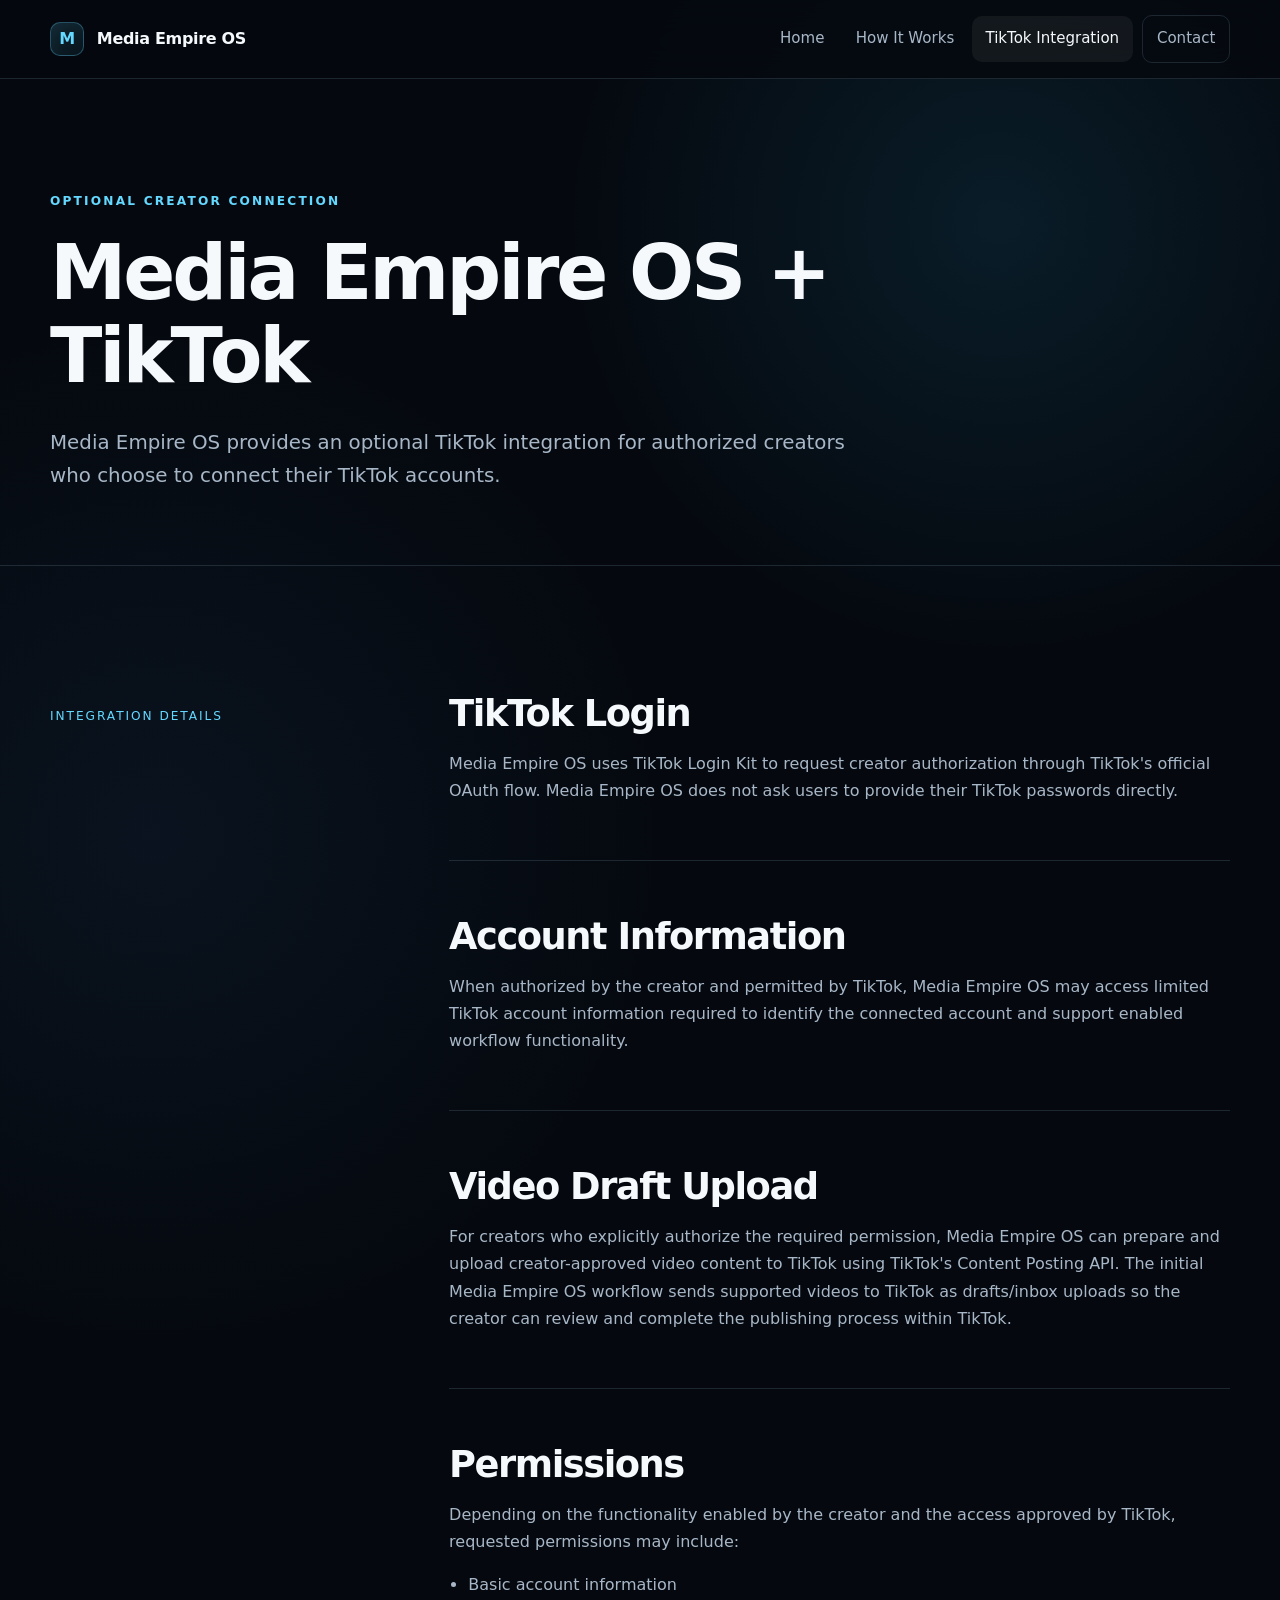
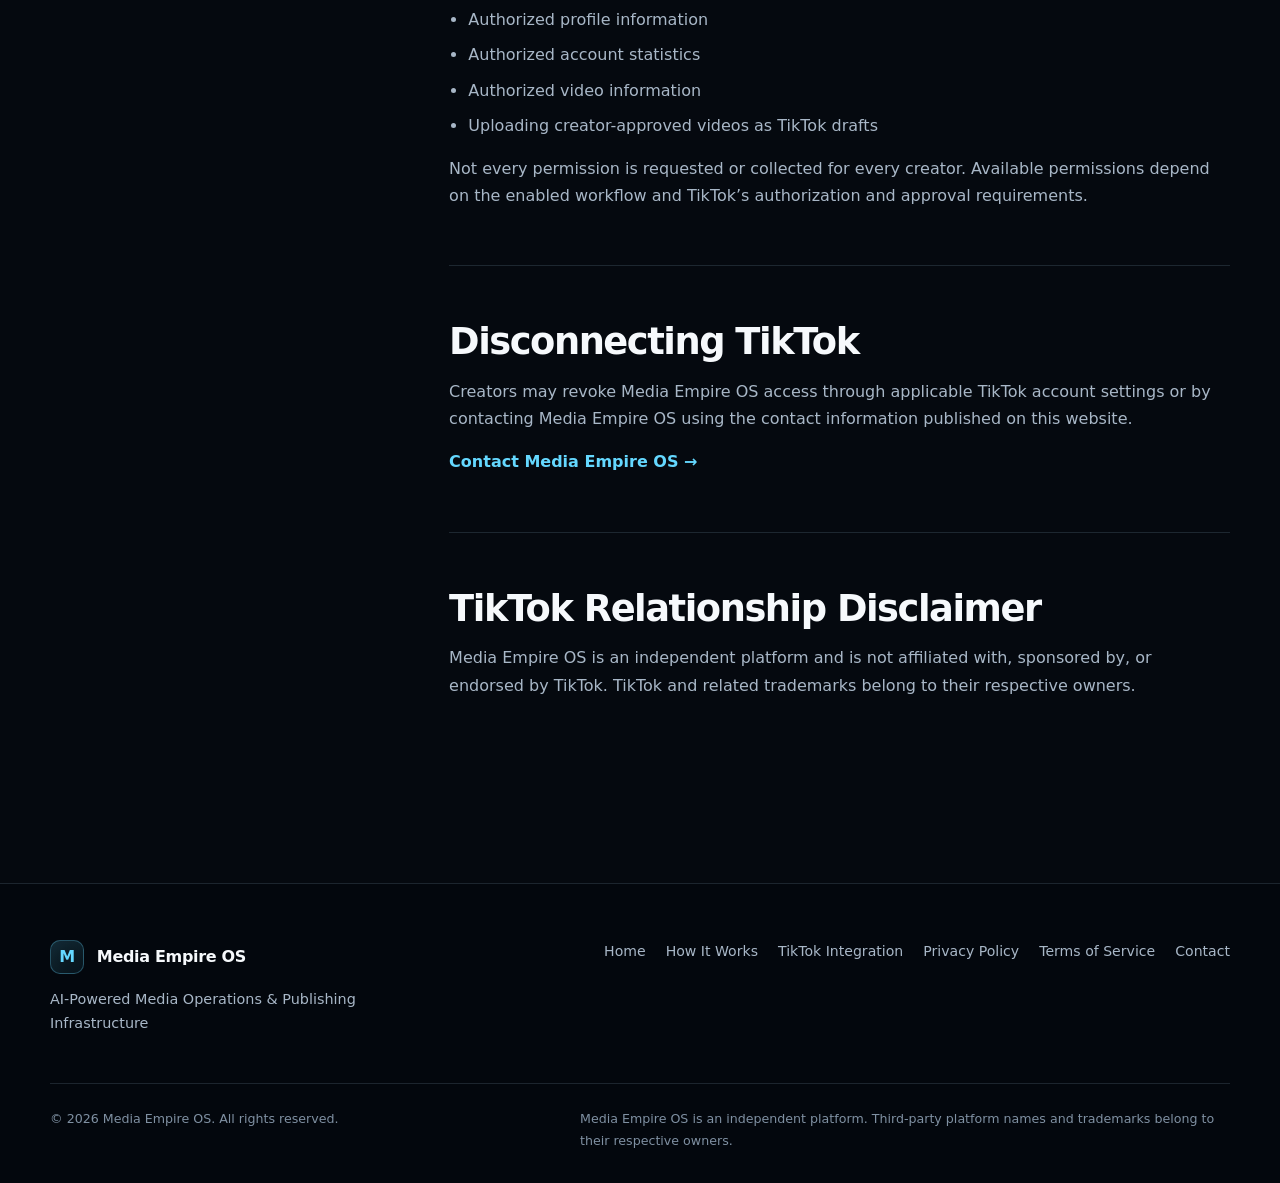
<file: tiktok-integration/index.html>
<!doctype html><html lang="en"><head><meta charset="utf-8"><meta name="viewport" content="width=device-width, initial-scale=1"><title>TikTok Integration — Media Empire OS</title><meta name="description" content="How authorized creators can connect TikTok and send creator-approved videos as drafts through Media Empire OS."><meta name="theme-color" content="#05090f"><link rel="icon" type="image/svg+xml" href="data:image/svg+xml,%3Csvg xmlns='http://www.w3.org/2000/svg' viewBox='0 0 64 64'%3E%3Crect width='64' height='64' rx='15' fill='%2305090f'/%3E%3Cpath d='M18 43V21l14 13 14-13v22' fill='none' stroke='%2364d8ff' stroke-width='5' stroke-linecap='round' stroke-linejoin='round'/%3E%3C/svg%3E"><link rel="stylesheet" href="/assets/styles.css"><script defer src="/assets/site.js"></script></head>
<body><a class="skip-link" href="#main">Skip to content</a><header class="site-header"><div class="shell nav-wrap"><a class="brand" href="/" aria-label="Media Empire OS home"><span class="brand-mark" aria-hidden="true">M</span><span>Media Empire OS</span></a><button class="menu-toggle" type="button" aria-expanded="false" aria-controls="primary-nav" aria-label="Toggle navigation"><span aria-hidden="true">☰</span></button><nav class="nav-links" id="primary-nav" aria-label="Primary navigation"><a href="/">Home</a><a href="/about/">How It Works</a><a href="/tiktok-integration/" aria-current="page">TikTok Integration</a><a class="nav-contact" href="/contact/">Contact</a></nav></div></header>
<main id="main"><section class="page-hero"><div class="shell"><p class="eyebrow">Optional creator connection</p><h1>Media Empire OS + TikTok</h1><p class="lede">Media Empire OS provides an optional TikTok integration for authorized creators who choose to connect their TikTok accounts.</p></div></section>
<section class="section"><div class="shell content-grid"><aside><p class="side-label">Integration details</p></aside><div class="prose">
<section class="reveal"><h2>TikTok Login</h2><p>Media Empire OS uses TikTok Login Kit to request creator authorization through TikTok's official OAuth flow. Media Empire OS does not ask users to provide their TikTok passwords directly.</p></section>
<section class="reveal"><h2>Account Information</h2><p>When authorized by the creator and permitted by TikTok, Media Empire OS may access limited TikTok account information required to identify the connected account and support enabled workflow functionality.</p></section>
<section class="reveal"><h2>Video Draft Upload</h2><p>For creators who explicitly authorize the required permission, Media Empire OS can prepare and upload creator-approved video content to TikTok using TikTok's Content Posting API. The initial Media Empire OS workflow sends supported videos to TikTok as drafts/inbox uploads so the creator can review and complete the publishing process within TikTok.</p></section>
<section class="reveal"><h2>Permissions</h2><p>Depending on the functionality enabled by the creator and the access approved by TikTok, requested permissions may include:</p><ul><li>Basic account information</li><li>Authorized profile information</li><li>Authorized account statistics</li><li>Authorized video information</li><li>Uploading creator-approved videos as TikTok drafts</li></ul><p>Not every permission is requested or collected for every creator. Available permissions depend on the enabled workflow and TikTok’s authorization and approval requirements.</p></section>
<section class="reveal"><h2>Disconnecting TikTok</h2><p>Creators may revoke Media Empire OS access through applicable TikTok account settings or by contacting Media Empire OS using the contact information published on this website.</p><p><a class="text-link" href="/contact/">Contact Media Empire OS →</a></p></section>
<section class="reveal"><h2>TikTok Relationship Disclaimer</h2><p>Media Empire OS is an independent platform and is not affiliated with, sponsored by, or endorsed by TikTok. TikTok and related trademarks belong to their respective owners.</p></section>
</div></div></section></main>
<footer class="site-footer"><div class="shell"><div class="footer-top"><div><a class="brand" href="/"><span class="brand-mark" aria-hidden="true">M</span><span>Media Empire OS</span></a><p class="footer-tagline">AI-Powered Media Operations &amp; Publishing Infrastructure</p></div><nav class="footer-links" aria-label="Footer navigation"><a href="/">Home</a><a href="/about/">How It Works</a><a href="/tiktok-integration/">TikTok Integration</a><a href="/privacy-policy/">Privacy Policy</a><a href="/terms-of-service/">Terms of Service</a><a href="/contact/">Contact</a></nav></div><div class="footer-bottom"><p>© 2026 Media Empire OS. All rights reserved.</p><p>Media Empire OS is an independent platform. Third-party platform names and trademarks belong to their respective owners.</p></div></div></footer></body></html>
</file>
<file: assets/styles.css>
:root {
  color-scheme: dark;
  --bg: #05090f;
  --bg-soft: #09111c;
  --surface: rgba(13, 25, 39, 0.78);
  --surface-strong: #0e1a29;
  --line: rgba(155, 190, 218, 0.16);
  --line-strong: rgba(99, 213, 255, 0.32);
  --text: #f6f9fc;
  --muted: #a8b7c7;
  --accent: #64d8ff;
  --accent-strong: #22b8ee;
  --max: 1180px;
  --radius: 22px;
  --shadow: 0 24px 70px rgba(0, 0, 0, 0.26);
}

* { box-sizing: border-box; }
html { scroll-behavior: smooth; }
body {
  margin: 0;
  min-width: 320px;
  background:
    radial-gradient(circle at 78% 8%, rgba(37, 160, 211, 0.13), transparent 27rem),
    radial-gradient(circle at 12% 30%, rgba(55, 117, 189, 0.09), transparent 32rem),
    var(--bg);
  color: var(--text);
  font: 400 1rem/1.7 Inter, ui-sans-serif, system-ui, -apple-system, BlinkMacSystemFont, "Segoe UI", sans-serif;
  -webkit-font-smoothing: antialiased;
}
a { color: inherit; text-decoration: none; }
button, input, select, textarea { font: inherit; }
button, a { -webkit-tap-highlight-color: transparent; }
:focus-visible { outline: 3px solid var(--accent); outline-offset: 3px; }
.skip-link { position: fixed; left: 1rem; top: -5rem; z-index: 100; background: var(--text); color: var(--bg); padding: .7rem 1rem; border-radius: 10px; }
.skip-link:focus { top: 1rem; }
.shell { width: min(calc(100% - 2rem), var(--max)); margin-inline: auto; }

.site-header { position: sticky; top: 0; z-index: 50; background: rgba(5, 9, 15, 0.83); border-bottom: 1px solid var(--line); backdrop-filter: blur(18px); }
.nav-wrap { min-height: 78px; display: flex; align-items: center; justify-content: space-between; gap: 2rem; }
.brand { display: inline-flex; align-items: center; gap: .8rem; font-weight: 750; letter-spacing: -.02em; }
.brand-mark { width: 34px; aspect-ratio: 1; display: grid; place-items: center; border: 1px solid var(--line-strong); border-radius: 10px; color: var(--accent); background: linear-gradient(145deg, rgba(100,216,255,.14), rgba(100,216,255,.025)); box-shadow: inset 0 0 24px rgba(100,216,255,.06); }
.brand-mark svg { width: 19px; height: 19px; }
.nav-links { display: flex; align-items: center; gap: .25rem; }
.nav-links a { color: var(--muted); padding: .65rem .85rem; border-radius: 10px; font-size: .94rem; }
.nav-links a:hover, .nav-links a[aria-current="page"] { color: var(--text); background: rgba(255,255,255,.055); }
.nav-contact { border: 1px solid var(--line) !important; margin-left: .35rem; }
.menu-toggle { display: none; border: 1px solid var(--line); background: var(--surface); color: var(--text); width: 44px; height: 44px; border-radius: 12px; cursor: pointer; }

main { overflow: hidden; }
.hero { min-height: 690px; display: grid; align-items: center; padding: 7.5rem 0 6rem; position: relative; }
.hero-grid { display: grid; grid-template-columns: minmax(0, 1.12fr) minmax(360px, .88fr); align-items: center; gap: clamp(3rem, 8vw, 7rem); }
.eyebrow { margin: 0 0 1.3rem; color: var(--accent); font-size: .76rem; font-weight: 760; text-transform: uppercase; letter-spacing: .18em; }
h1, h2, h3 { margin: 0; line-height: 1.08; letter-spacing: -.04em; }
h1 { max-width: 800px; font-size: clamp(3rem, 7vw, 5.9rem); font-weight: 760; }
h2 { font-size: clamp(2rem, 4vw, 3.35rem); font-weight: 710; }
h3 { font-size: 1.2rem; font-weight: 680; letter-spacing: -.025em; }
.lede { max-width: 680px; margin: 1.7rem 0 0; color: var(--muted); font-size: clamp(1.05rem, 2vw, 1.24rem); }
.actions { display: flex; flex-wrap: wrap; gap: .8rem; margin-top: 2.2rem; }
.button { min-height: 48px; display: inline-flex; align-items: center; justify-content: center; gap: .55rem; padding: .75rem 1.15rem; border-radius: 12px; font-weight: 680; font-size: .94rem; transition: transform .2s ease, border-color .2s ease, background .2s ease; }
.button:hover { transform: translateY(-2px); }
.button-primary { color: #001119; background: var(--accent); border: 1px solid var(--accent); }
.button-primary:hover { background: #8be4ff; }
.button-secondary { color: var(--text); border: 1px solid var(--line); background: rgba(255,255,255,.035); }
.button-secondary:hover { border-color: var(--line-strong); }
.arrow { font-size: 1.05em; }

.system-panel { position: relative; border: 1px solid var(--line); border-radius: 28px; background: linear-gradient(145deg, rgba(17,31,47,.9), rgba(8,15,25,.72)); box-shadow: var(--shadow); padding: 1.2rem; }
.system-panel::before { content: ""; position: absolute; inset: -1px; border-radius: inherit; padding: 1px; background: linear-gradient(135deg, rgba(100,216,255,.45), transparent 38%, transparent 70%, rgba(100,216,255,.1)); -webkit-mask: linear-gradient(#000 0 0) content-box, linear-gradient(#000 0 0); -webkit-mask-composite: xor; mask-composite: exclude; pointer-events: none; }
.panel-top { display: flex; align-items: center; justify-content: space-between; padding: .55rem .45rem 1.05rem; color: var(--muted); font-size: .78rem; letter-spacing: .12em; text-transform: uppercase; }
.signal { display: inline-flex; align-items: center; gap: .45rem; color: #aeeaff; }
.signal-dot { width: 7px; height: 7px; border-radius: 50%; background: var(--accent); box-shadow: 0 0 12px rgba(100,216,255,.8); }
.flow-list { display: grid; gap: .7rem; }
.flow-item { display: grid; grid-template-columns: auto 1fr auto; gap: .85rem; align-items: center; border: 1px solid var(--line); border-radius: 15px; padding: 1rem; background: rgba(255,255,255,.025); }
.flow-number { color: var(--accent); font: 700 .76rem/1 ui-monospace, SFMono-Regular, Consolas, monospace; }
.flow-label { font-weight: 650; font-size: .94rem; }
.flow-meta { color: var(--muted); font-size: .75rem; }
.panel-note { margin: 1rem .3rem .1rem; color: var(--muted); font-size: .8rem; }

.section { padding: clamp(5rem, 10vw, 8rem) 0; }
.section-rule { border-top: 1px solid var(--line); }
.section-head { max-width: 720px; margin-bottom: 3rem; }
.section-head p { color: var(--muted); font-size: 1.08rem; margin: 1rem 0 0; }
.step-grid { display: grid; grid-template-columns: repeat(4, 1fr); gap: 1rem; counter-reset: steps; }
.step-card { min-height: 260px; position: relative; display: flex; flex-direction: column; border: 1px solid var(--line); border-radius: var(--radius); background: var(--surface); padding: 1.5rem; counter-increment: steps; overflow: hidden; }
.step-card::before { content: "0" counter(steps); color: var(--accent); font: 700 .75rem/1 ui-monospace, SFMono-Regular, Consolas, monospace; letter-spacing: .12em; }
.step-card::after { content: ""; position: absolute; left: 1.5rem; right: 1.5rem; bottom: 0; height: 2px; background: linear-gradient(90deg, var(--accent), transparent); opacity: .5; }
.step-card h3 { margin-top: auto; }
.step-card p { color: var(--muted); margin: .7rem 0 0; font-size: .93rem; }
.split-feature { display: grid; grid-template-columns: .85fr 1.15fr; gap: clamp(3rem, 8vw, 7rem); align-items: start; }
.feature-copy { color: var(--muted); font-size: 1.1rem; margin: 1.3rem 0 0; }
.control-list { display: grid; gap: .75rem; }
.control-row { display: grid; grid-template-columns: 42px 1fr; gap: 1rem; align-items: start; padding: 1.2rem; border-bottom: 1px solid var(--line); }
.control-icon { width: 42px; height: 42px; display: grid; place-items: center; border: 1px solid var(--line-strong); border-radius: 12px; color: var(--accent); background: rgba(100,216,255,.055); }
.control-row p { margin: .35rem 0 0; color: var(--muted); font-size: .92rem; }
.integration-card { display: grid; grid-template-columns: auto 1fr auto; align-items: center; gap: 1.2rem; border: 1px solid var(--line); border-radius: var(--radius); padding: clamp(1.5rem, 4vw, 2.4rem); background: linear-gradient(120deg, rgba(100,216,255,.075), rgba(255,255,255,.02)); }
.integration-glyph { width: 58px; height: 58px; display: grid; place-items: center; border-radius: 16px; background: var(--surface-strong); border: 1px solid var(--line-strong); color: var(--accent); font-weight: 800; letter-spacing: -.04em; }
.integration-card p { color: var(--muted); margin: .45rem 0 0; }
.text-link { color: var(--accent); font-weight: 650; white-space: nowrap; }
.text-link:hover { text-decoration: underline; text-underline-offset: 4px; }

.page-hero { padding: 7rem 0 4.5rem; border-bottom: 1px solid var(--line); }
.page-hero h1 { max-width: 930px; font-size: clamp(2.8rem, 6vw, 5rem); }
.page-hero .lede { max-width: 800px; }
.content-grid { display: grid; grid-template-columns: minmax(0, .38fr) minmax(0, 1fr); gap: clamp(2rem, 8vw, 7rem); }
.side-label { position: sticky; top: 110px; color: var(--accent); font-size: .76rem; text-transform: uppercase; letter-spacing: .16em; }
.prose { max-width: 820px; }
.prose section { padding: 0 0 3.5rem; margin-bottom: 3.5rem; border-bottom: 1px solid var(--line); }
.prose section:last-child { border-bottom: 0; margin-bottom: 0; }
.prose h2 { font-size: clamp(1.65rem, 3vw, 2.3rem); }
.prose h3 { margin-top: 2rem; }
.prose p, .prose li { color: var(--muted); }
.prose p { margin: 1rem 0 0; }
.prose ul { padding-left: 1.2rem; }
.prose li + li { margin-top: .5rem; }
.effective-date { display: inline-flex; margin-top: 1.5rem; padding: .55rem .8rem; color: var(--muted); border: 1px solid var(--line); border-radius: 999px; font-size: .83rem; }
.callout { margin-top: 1.6rem; padding: 1.3rem 1.4rem; border-left: 2px solid var(--accent); background: rgba(100,216,255,.055); color: var(--muted); }

.contact-grid { display: grid; grid-template-columns: .72fr 1.28fr; gap: clamp(2.5rem, 7vw, 6rem); align-items: start; }
.contact-copy p { color: var(--muted); font-size: 1.08rem; }
.contact-note { margin-top: 2rem; padding: 1.2rem; border: 1px solid var(--line); border-radius: 16px; color: var(--muted); font-size: .9rem; background: rgba(255,255,255,.025); }
.contact-form { display: grid; gap: 1.1rem; padding: clamp(1.4rem, 4vw, 2.2rem); border: 1px solid var(--line); border-radius: var(--radius); background: var(--surface); box-shadow: var(--shadow); }
.field-row { display: grid; grid-template-columns: 1fr 1fr; gap: 1rem; }
.field { display: grid; gap: .5rem; }
.field label { font-size: .88rem; font-weight: 650; }
.field input, .field select, .field textarea { width: 100%; color: var(--text); background: #08111c; border: 1px solid rgba(155,190,218,.24); border-radius: 11px; padding: .85rem .9rem; }
.field textarea { min-height: 160px; resize: vertical; }
.field input:focus, .field select:focus, .field textarea:focus { border-color: var(--accent); outline: 2px solid rgba(100,216,255,.18); outline-offset: 1px; }
.form-status { min-height: 1.5rem; color: var(--muted); font-size: .88rem; }

.site-footer { border-top: 1px solid var(--line); padding: 3.5rem 0 2rem; background: rgba(2,6,11,.48); }
.footer-top { display: grid; grid-template-columns: 1fr auto; gap: 2rem; align-items: start; }
.footer-tagline { margin: .8rem 0 0; color: var(--muted); max-width: 400px; font-size: .9rem; }
.footer-links { display: flex; flex-wrap: wrap; justify-content: flex-end; gap: .75rem 1.25rem; }
.footer-links a { color: var(--muted); font-size: .88rem; }
.footer-links a:hover { color: var(--text); }
.footer-bottom { display: flex; justify-content: space-between; gap: 2rem; margin-top: 3rem; padding-top: 1.5rem; border-top: 1px solid var(--line); color: #7f90a2; font-size: .79rem; }
.footer-bottom p { margin: 0; max-width: 650px; }

.reveal { opacity: 0; transform: translateY(18px); transition: opacity .65s ease, transform .65s ease; }
.reveal.is-visible { opacity: 1; transform: none; }
@media (prefers-reduced-motion: reduce) { html { scroll-behavior: auto; } .reveal { opacity: 1; transform: none; transition: none; } .button { transition: none; } }

@media (max-width: 900px) {
  .menu-toggle { display: grid; place-items: center; }
  .nav-links { position: absolute; top: calc(100% + 1px); left: 1rem; right: 1rem; display: none; align-items: stretch; flex-direction: column; padding: .8rem; background: #0a121d; border: 1px solid var(--line); border-radius: 0 0 16px 16px; box-shadow: var(--shadow); }
  .nav-links.is-open { display: flex; }
  .nav-contact { margin-left: 0; }
  .hero { min-height: 0; padding-top: 5.5rem; }
  .hero-grid, .split-feature, .contact-grid { grid-template-columns: 1fr; }
  .system-panel { max-width: 620px; }
  .step-grid { grid-template-columns: repeat(2, 1fr); }
  .content-grid { grid-template-columns: 1fr; }
  .side-label { position: static; }
  .footer-top { grid-template-columns: 1fr; }
  .footer-links { justify-content: flex-start; }
}
@media (max-width: 620px) {
  .shell { width: min(calc(100% - 1.25rem), var(--max)); }
  .hero { padding: 4.5rem 0; }
  h1 { font-size: clamp(2.7rem, 14vw, 4.25rem); }
  .step-grid, .field-row { grid-template-columns: 1fr; }
  .step-card { min-height: 220px; }
  .integration-card { grid-template-columns: auto 1fr; }
  .integration-card .text-link { grid-column: 2; }
  .flow-meta { display: none; }
  .page-hero { padding: 5rem 0 3.5rem; }
  .footer-bottom { flex-direction: column; gap: .8rem; }
}
</file>
